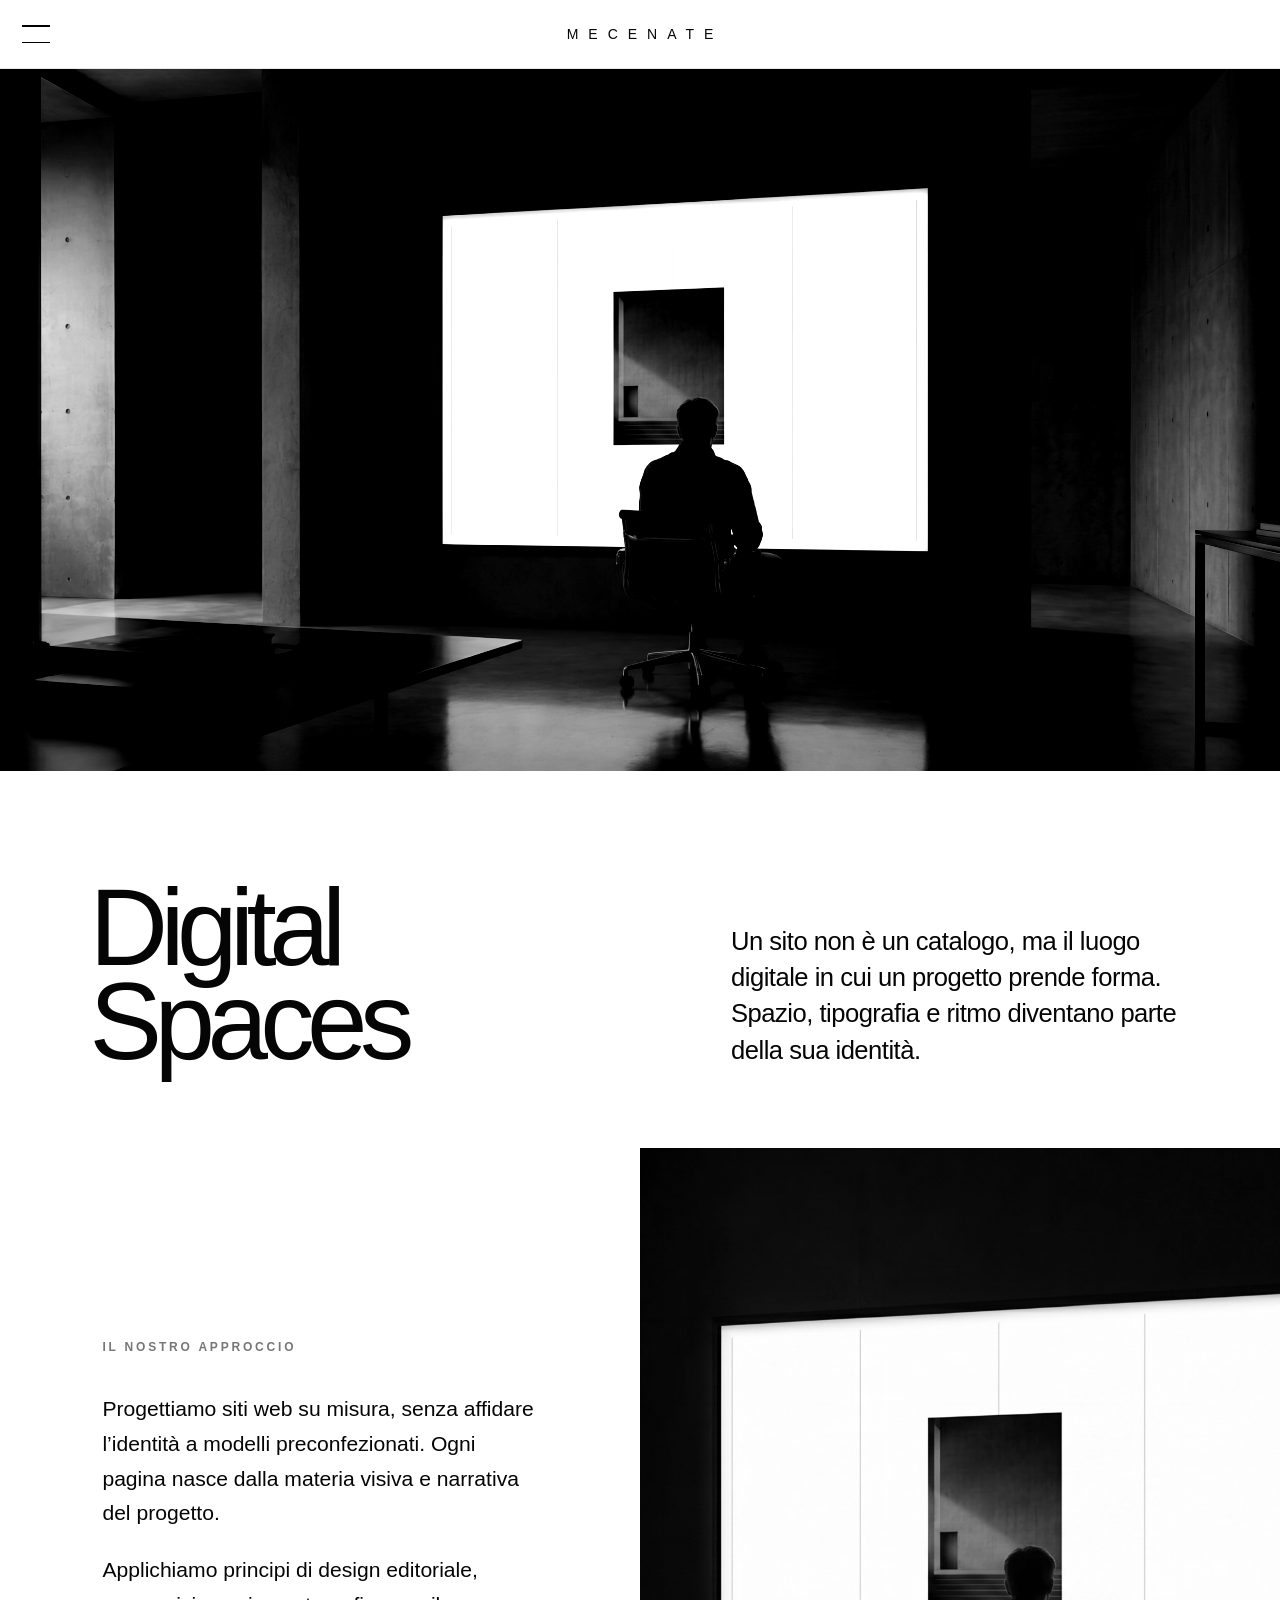
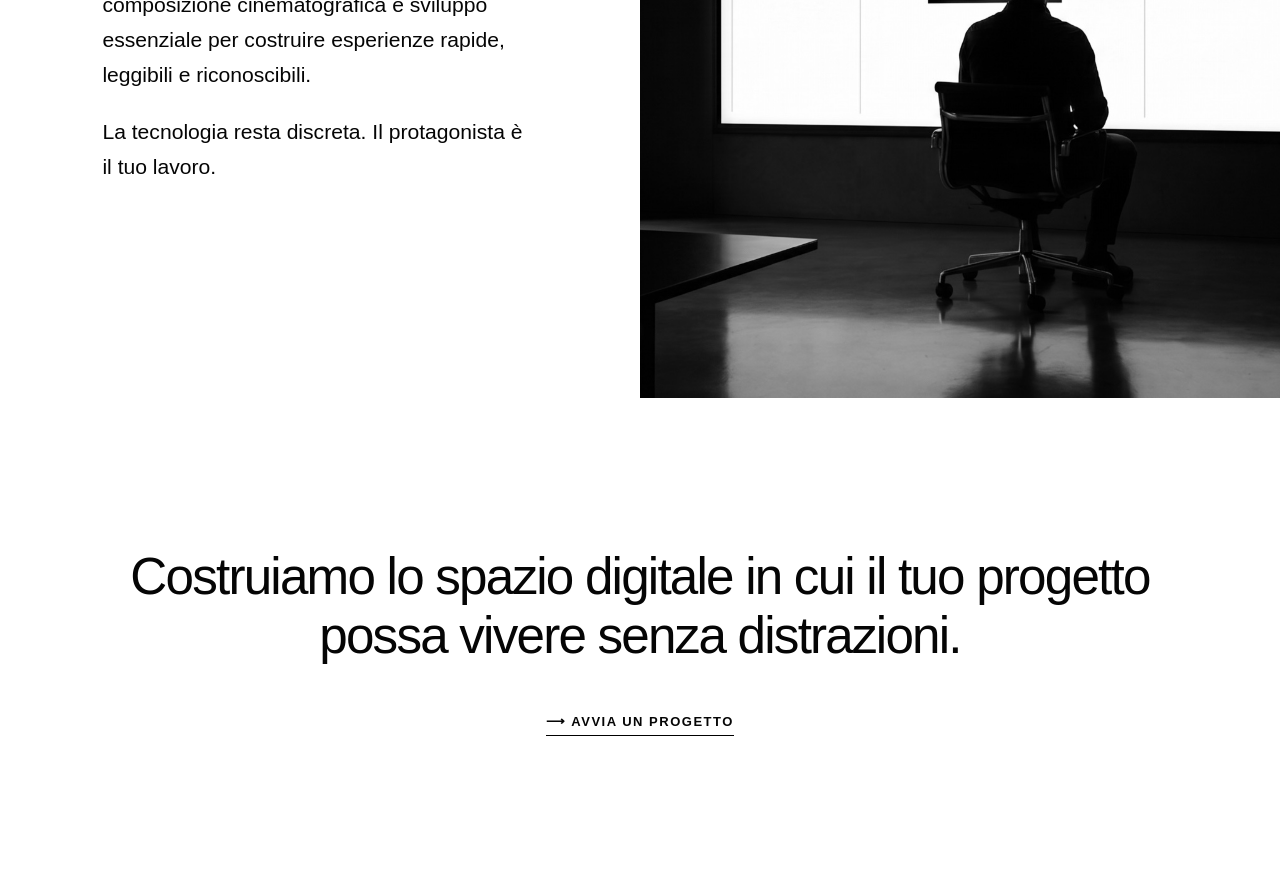
<file: digital.html>
<!doctype html>
<html lang="it">
<head>
  <meta charset="utf-8"><meta name="viewport" content="width=device-width, initial-scale=1">
  <title>Digital Spaces — Mecenate Studio</title>
  <meta name="description" content="Siti web d’autore e spazi digitali editoriali progettati per trasmettere identità.">
  <link rel="icon" href="favicon.ico" sizes="any">
  <link rel="icon" type="image/png" sizes="32x32" href="favicon-32x32.png">
  <link rel="apple-touch-icon" href="apple-touch-icon.png">
  <link rel="manifest" href="site.webmanifest">
  <meta name="theme-color" content="#050505">
  <link rel="stylesheet" href="style.css">
</head>
<body>
  <header class="site-header"><div class="header-inner"><button class="menu-toggle" aria-label="Apri il menu" aria-expanded="false"><span></span><span></span></button><a class="brand" href="index.html">Mecenate</a></div></header>
  <nav class="site-menu"><a href="index.html#studio" data-i18n="nav.studio">Studio</a><a href="film.html">Film</a><a href="digital.html">Digital</a><a href="direction.html" data-i18n="nav.direction">Direction</a><a href="index.html#contatti" data-i18n="nav.contacts">Contatti</a><div class="menu-language" aria-label="Seleziona lingua">
      <span class="menu-language-label">Lingua</span>
      <div class="menu-language-options">
        <button type="button" data-lang="it" class="is-active">Italiano</button>
        <button type="button" data-lang="en">English</button>
        <button type="button" data-lang="es">Español</button>
      </div>
    </div>
    <div class="menu-footer" data-i18n="menu.footer">Roma · Working internationally</div></nav>
  <main>
    <section class="internal-hero"><img src="foto2.jpg" alt="Spazio digitale minimale in bianco e nero"></section>
    <section class="internal-title">
      <h1>Digital Spaces</h1>
      <p>Un sito non è un catalogo, ma il luogo digitale in cui un progetto prende forma. Spazio, tipografia e ritmo diventano parte della sua identità.</p>
    </section>
    <section class="editorial-block">
      <div class="editorial-copy">
        <h2>Il nostro approccio</h2>
        <p>Progettiamo siti web su misura, senza affidare l’identità a modelli preconfezionati. Ogni pagina nasce dalla materia visiva e narrativa del progetto.</p>
        <p>Applichiamo principi di design editoriale, composizione cinematografica e sviluppo essenziale per costruire esperienze rapide, leggibili e riconoscibili.</p>
        <p>La tecnologia resta discreta. Il protagonista è il tuo lavoro.</p>
      </div>
      <div class="editorial-image"><img src="foto2.jpg" alt="Interfaccia digitale immersiva"></div>
    </section>
    <section class="cta"><p>Costruiamo lo spazio digitale in cui il tuo progetto possa vivere senza distrazioni.</p><a href="mailto:mecenatestudio@proton.me?subject=Digital%20Spaces">⟶ Avvia un progetto</a></section>
  </main>
  <script src="main.js"></script>
</body>
</html>
</file>
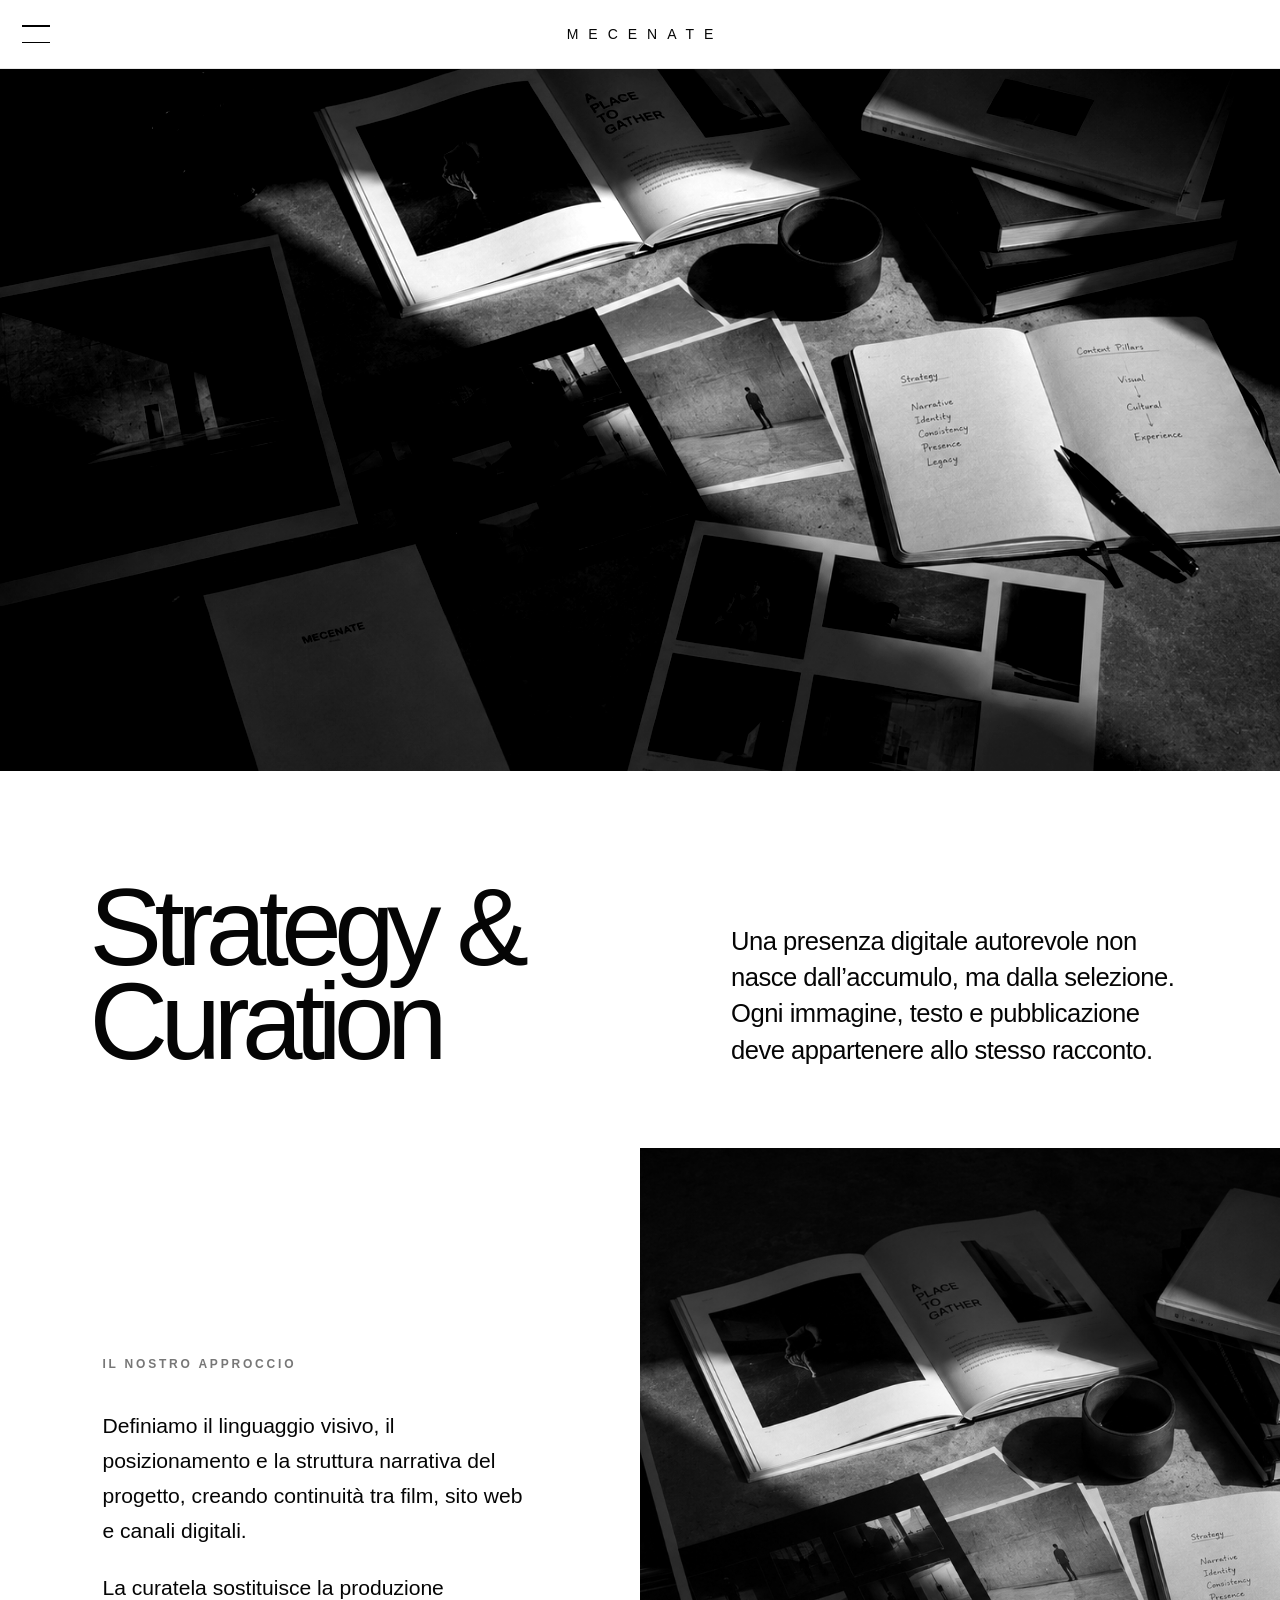
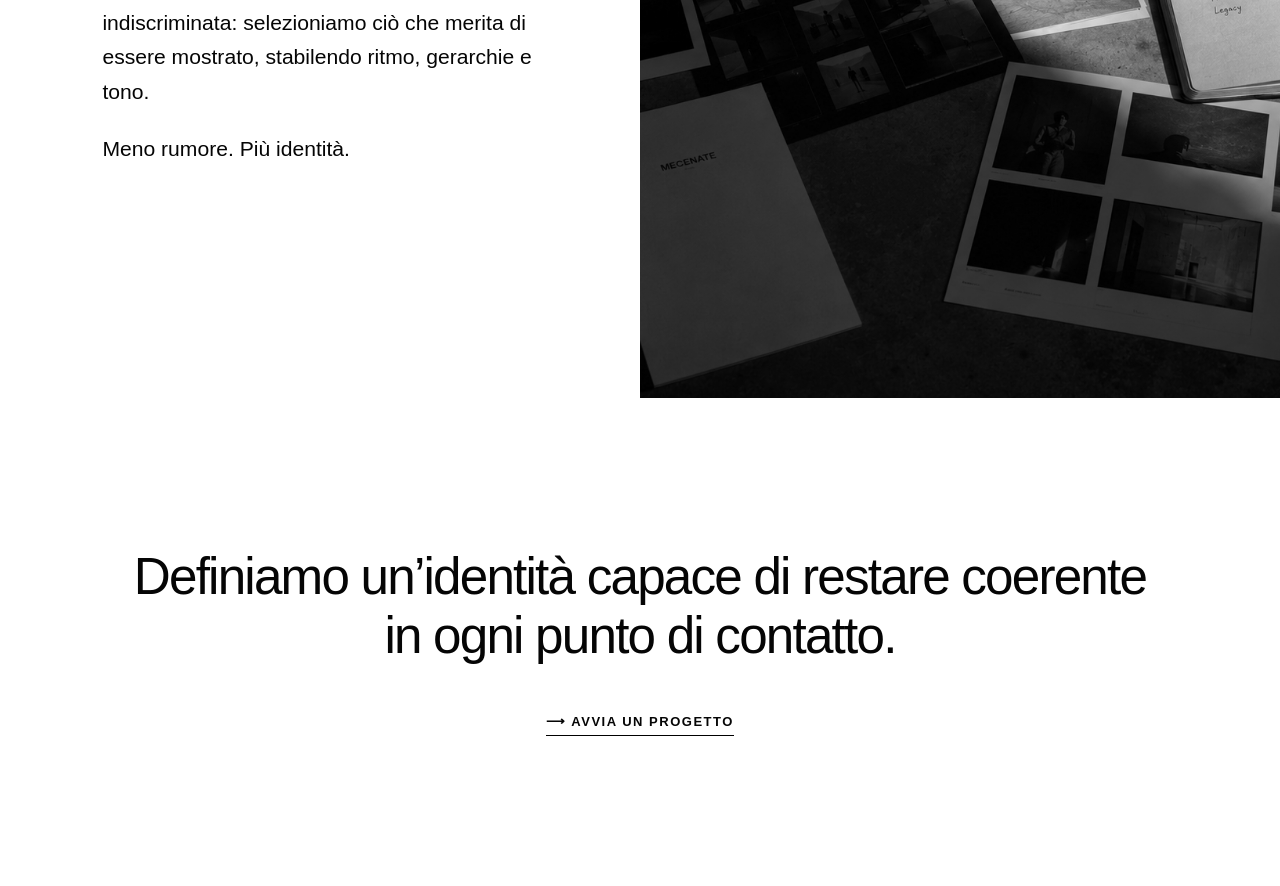
<file: direction.html>
<!doctype html>
<html lang="it">
<head>
  <meta charset="utf-8"><meta name="viewport" content="width=device-width, initial-scale=1">
  <title>Strategy & Curation — Mecenate Studio</title>
  <meta name="description" content="Direzione creativa, curatela visiva e strategia narrativa per un’identità digitale coerente.">
  <link rel="icon" href="favicon.ico" sizes="any">
  <link rel="icon" type="image/png" sizes="32x32" href="favicon-32x32.png">
  <link rel="apple-touch-icon" href="apple-touch-icon.png">
  <link rel="manifest" href="site.webmanifest">
  <meta name="theme-color" content="#050505">
  <link rel="stylesheet" href="style.css">
</head>
<body>
  <header class="site-header"><div class="header-inner"><button class="menu-toggle" aria-label="Apri il menu" aria-expanded="false"><span></span><span></span></button><a class="brand" href="index.html">Mecenate</a></div></header>
  <nav class="site-menu"><a href="index.html#studio" data-i18n="nav.studio">Studio</a><a href="film.html">Film</a><a href="digital.html">Digital</a><a href="direction.html" data-i18n="nav.direction">Direction</a><a href="index.html#contatti" data-i18n="nav.contacts">Contatti</a><div class="menu-language" aria-label="Seleziona lingua">
      <span class="menu-language-label">Lingua</span>
      <div class="menu-language-options">
        <button type="button" data-lang="it" class="is-active">Italiano</button>
        <button type="button" data-lang="en">English</button>
        <button type="button" data-lang="es">Español</button>
      </div>
    </div>
    <div class="menu-footer" data-i18n="menu.footer">Roma · Working internationally</div></nav>
  <main>
    <section class="internal-hero"><img src="foto3.jpg" alt="Materiali di ricerca e direzione creativa"></section>
    <section class="internal-title">
      <h1>Strategy & Curation</h1>
      <p>Una presenza digitale autorevole non nasce dall’accumulo, ma dalla selezione. Ogni immagine, testo e pubblicazione deve appartenere allo stesso racconto.</p>
    </section>
    <section class="editorial-block">
      <div class="editorial-copy">
        <h2>Il nostro approccio</h2>
        <p>Definiamo il linguaggio visivo, il posizionamento e la struttura narrativa del progetto, creando continuità tra film, sito web e canali digitali.</p>
        <p>La curatela sostituisce la produzione indiscriminata: selezioniamo ciò che merita di essere mostrato, stabilendo ritmo, gerarchie e tono.</p>
        <p>Meno rumore. Più identità.</p>
      </div>
      <div class="editorial-image"><img src="foto3.jpg" alt="Tavolo di curatela visiva e strategia"></div>
    </section>
    <section class="cta"><p>Definiamo un’identità capace di restare coerente in ogni punto di contatto.</p><a href="mailto:mecenatestudio@proton.me?subject=Strategy%20%26%20Curation">⟶ Avvia un progetto</a></section>
  </main>
  <script src="main.js"></script>
</body>
</html>
</file>
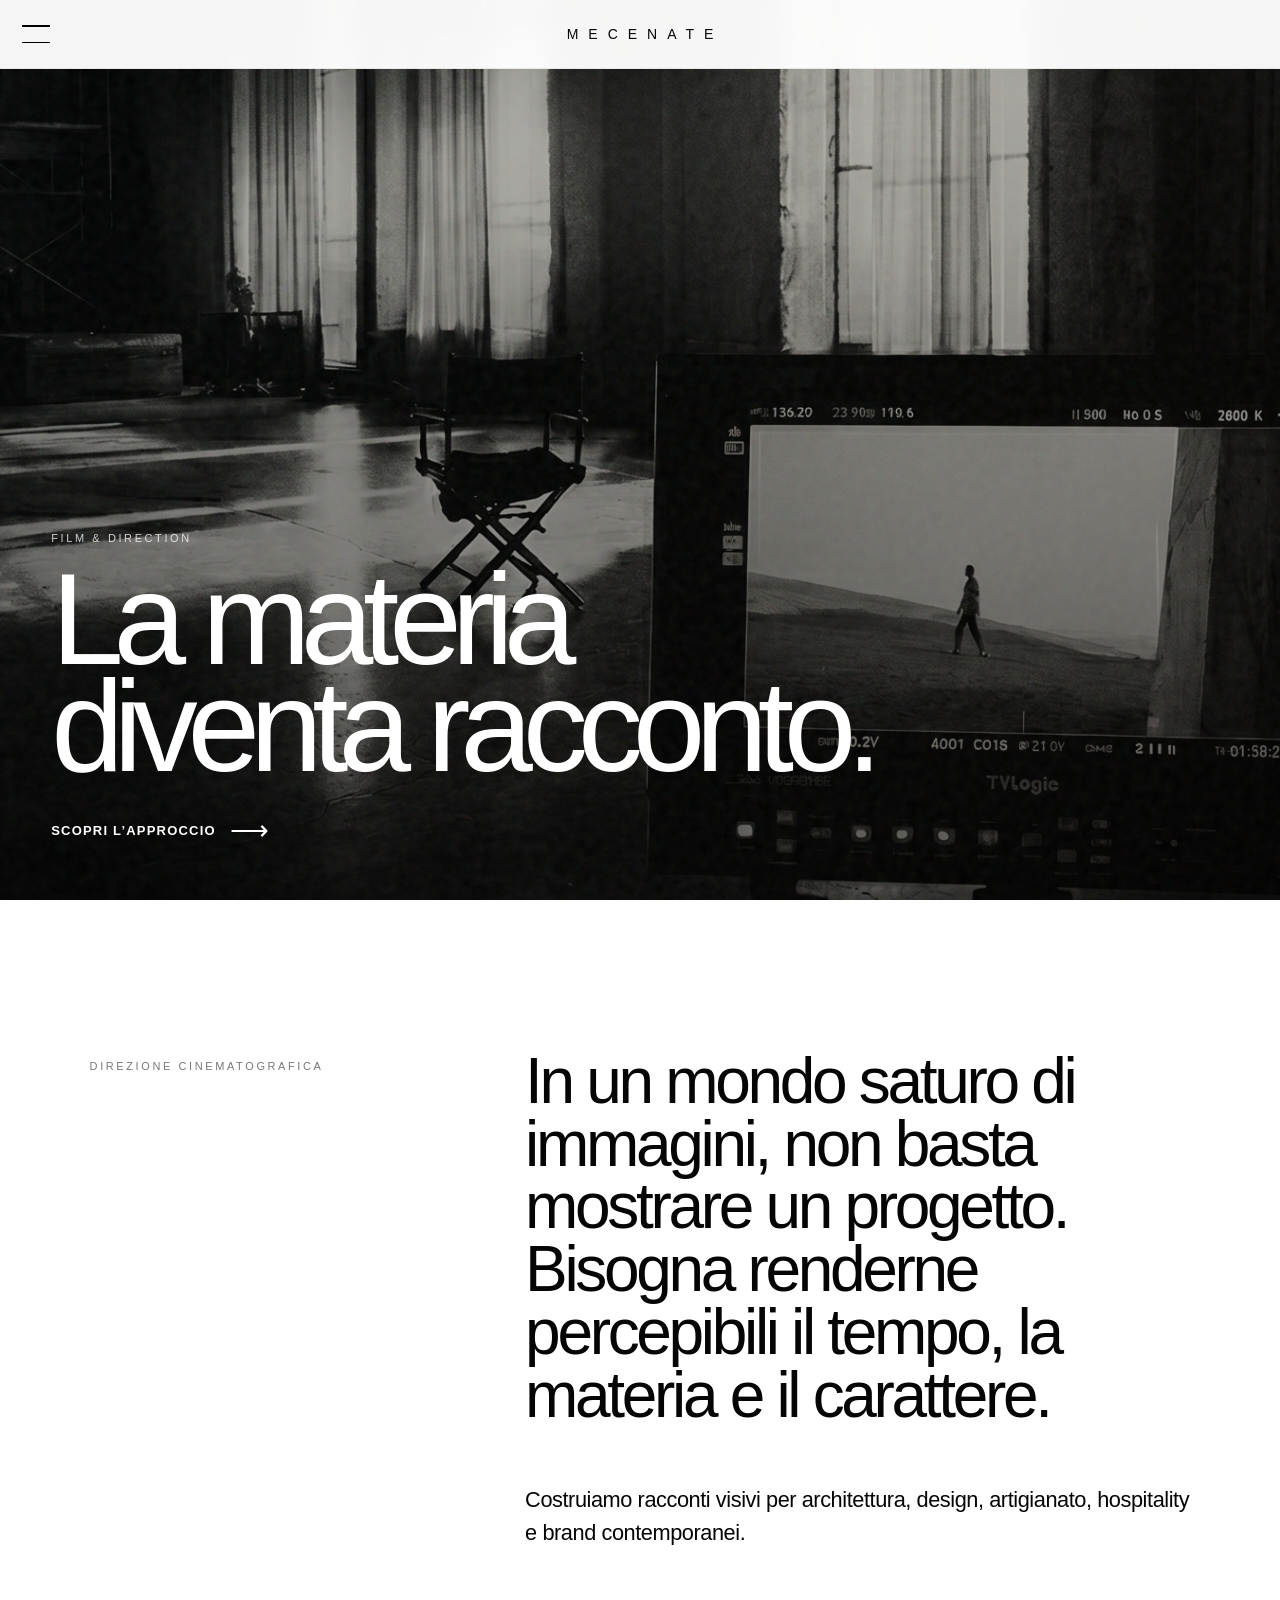
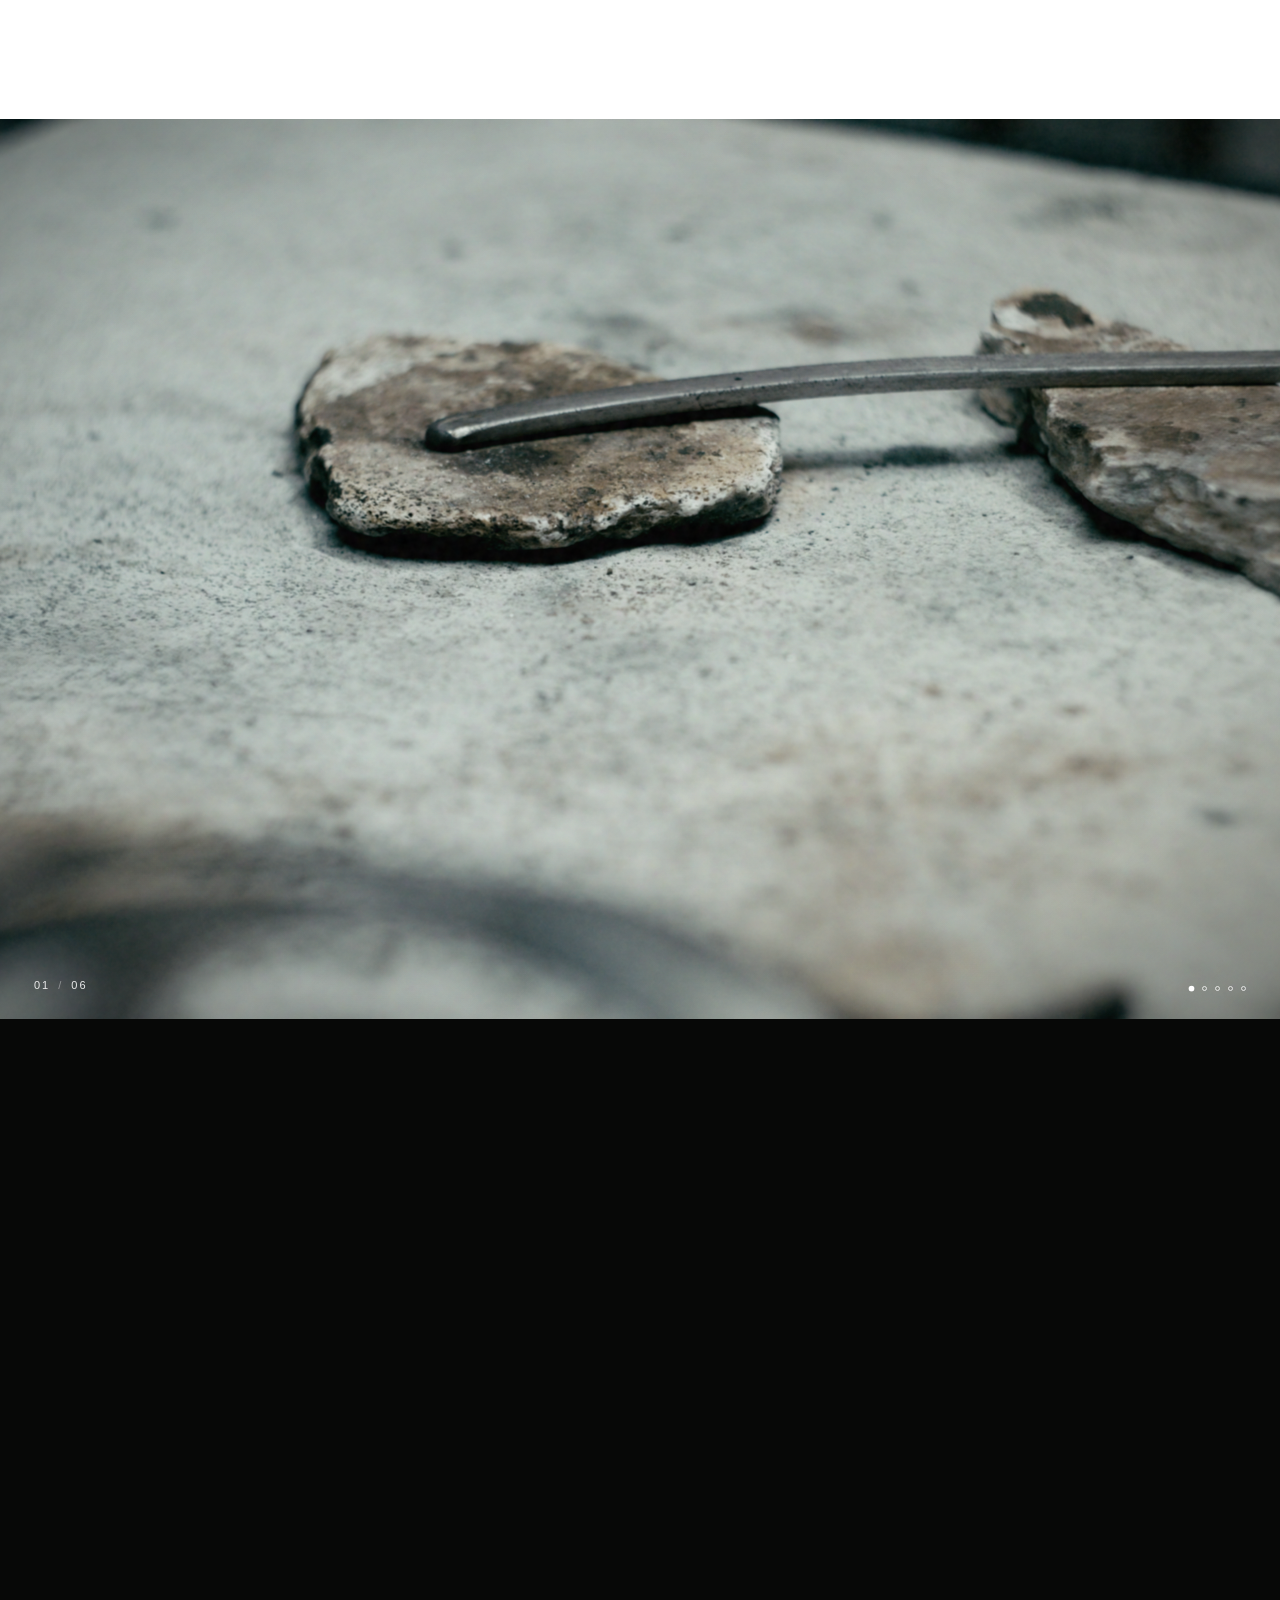
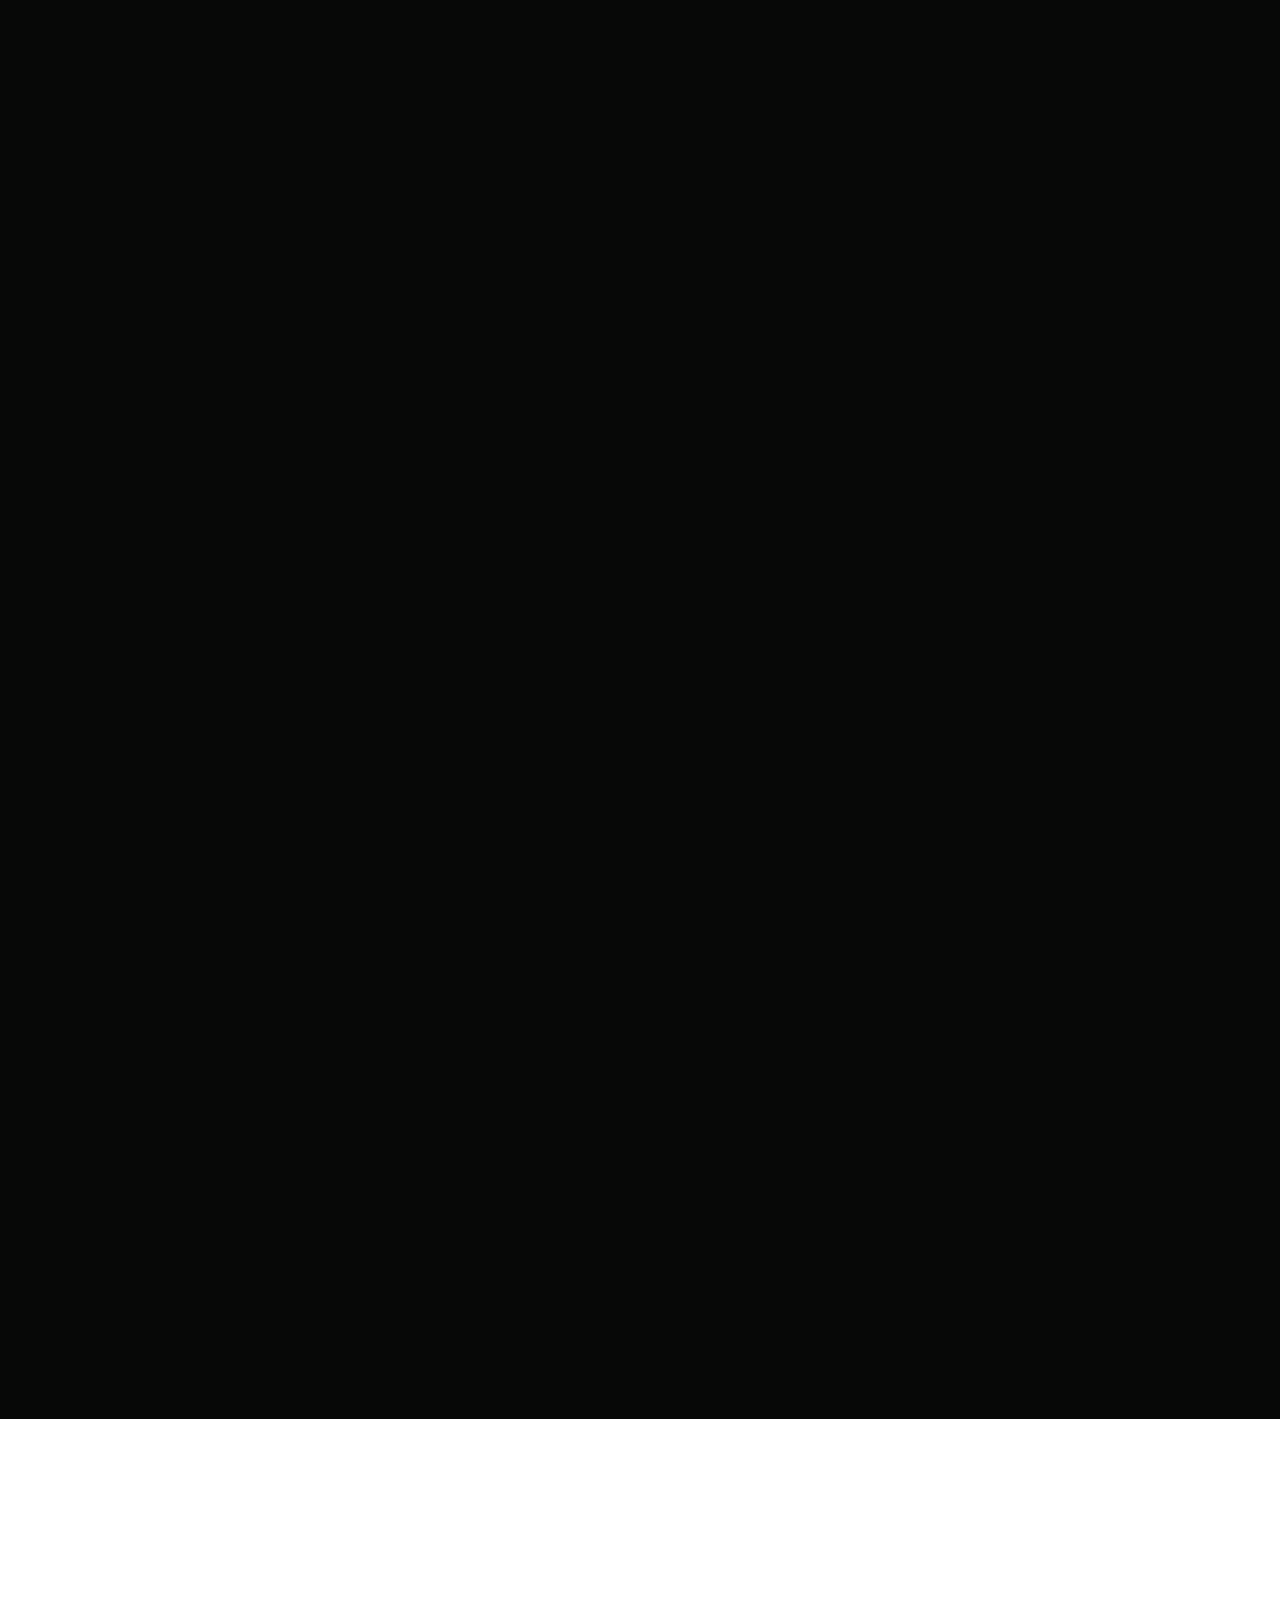
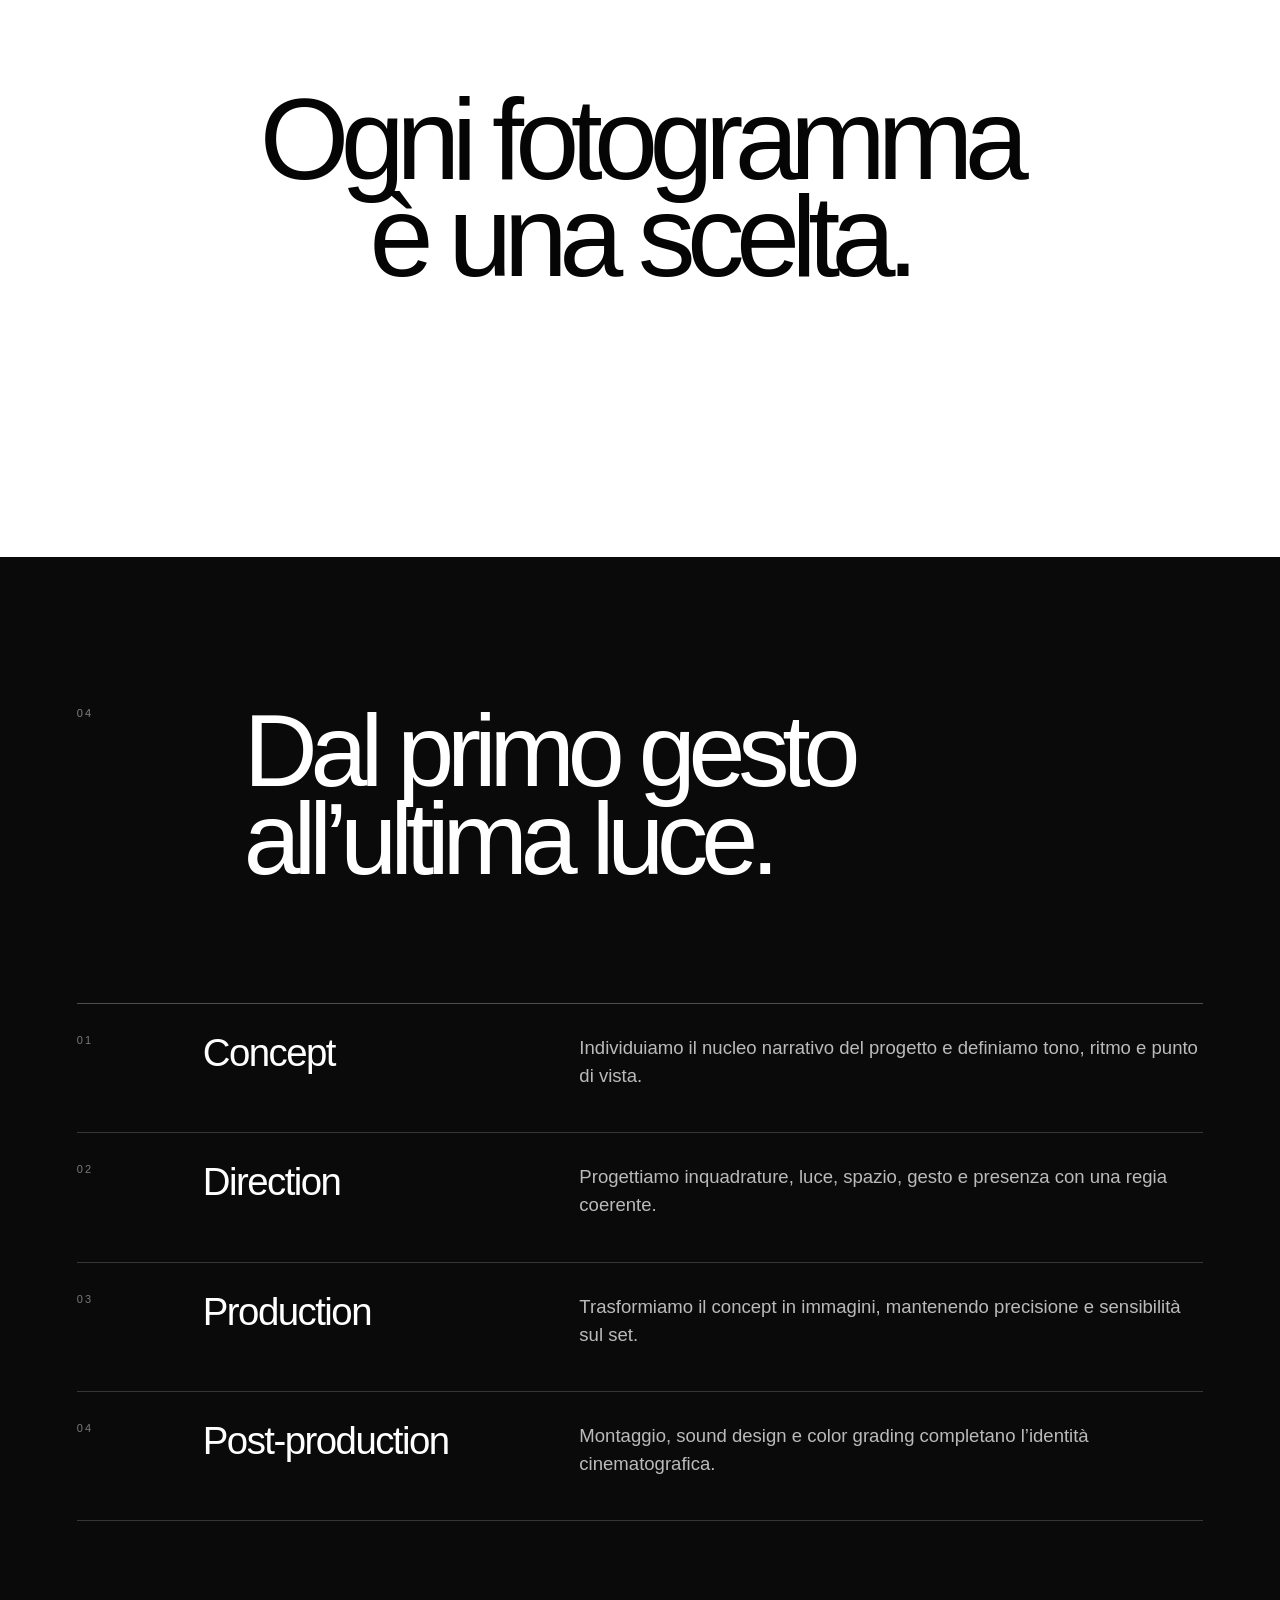
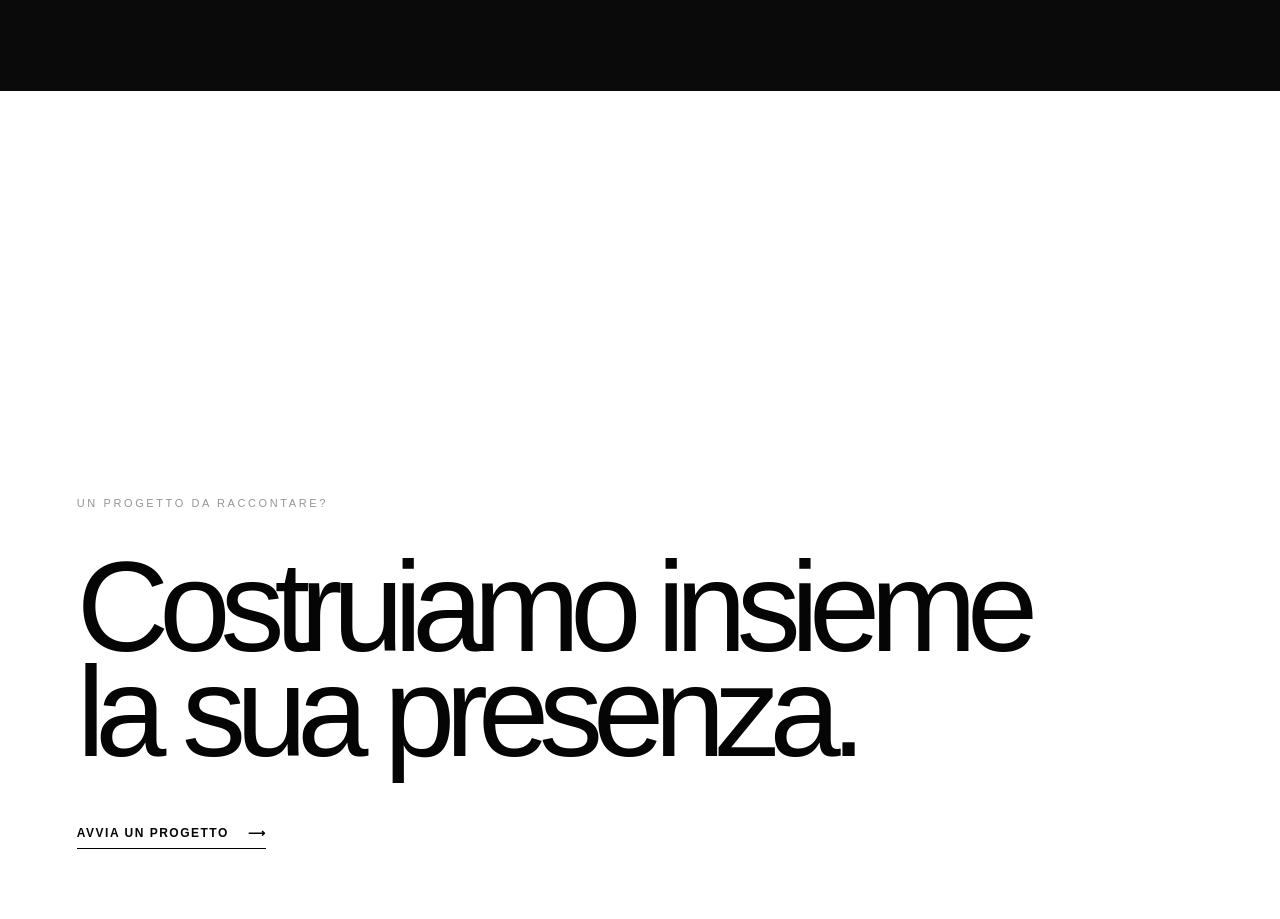
<file: film.html>
<!doctype html>
<html lang="it">
<head>
  <meta charset="utf-8">
  <meta name="viewport" content="width=device-width, initial-scale=1">
  <title>Film & Direction — Mecenate Studio</title>
  <meta name="description" content="Direzione cinematografica e racconti visivi per architettura, design, artigianato, hospitality e brand contemporanei.">
  <link rel="icon" href="favicon.ico" sizes="any">
  <link rel="icon" type="image/png" sizes="32x32" href="favicon-32x32.png">
  <link rel="apple-touch-icon" href="apple-touch-icon.png">
  <link rel="manifest" href="site.webmanifest">
  <meta name="theme-color" content="#050505">
  <link rel="stylesheet" href="style.css">
</head>

<body class="film-page">
  <header class="site-header">
    <div class="header-inner">
      <button class="menu-toggle" aria-label="Apri il menu" aria-expanded="false">
        <span></span>
        <span></span>
      </button>
      <a class="brand" href="index.html">Mecenate</a>
    </div>
  </header>

  <nav class="site-menu" aria-label="Navigazione principale">
    <a href="index.html#studio" data-i18n="nav.studio">Studio</a>
    <a href="film.html" aria-current="page">Film</a>
    <a href="digital.html">Digital</a>
    <a href="direction.html" data-i18n="nav.direction">Direction</a>
    <a href="index.html#contatti" data-i18n="nav.contacts">Contatti</a>
    <div class="menu-language" aria-label="Seleziona lingua">
      <span class="menu-language-label">Lingua</span>
      <div class="menu-language-options">
        <button type="button" data-lang="it" class="is-active">Italiano</button>
        <button type="button" data-lang="en">English</button>
        <button type="button" data-lang="es">Español</button>
      </div>
    </div>
    <div class="menu-footer" data-i18n="menu.footer">Roma · Working internationally</div>
  </nav>

  <main>
    <!-- 01 — HERO -->
    <section class="film-hero cinematic-image">
      <img src="foto1.jpg" alt="Produzione cinematografica Mecenate Studio">
      <span class="cinematic-vignette" aria-hidden="true"></span>

      <div class="film-hero-copy">
        <span class="eyebrow">Film & Direction</span>
        <h1>La materia<br>diventa racconto.</h1>
        <a class="hero-link" href="#introduzione">
          <span>Scopri l’approccio</span>
          <span class="arrow">⟶</span>
        </a>
      </div>
    </section>

    <!-- 02 — INTRODUZIONE -->
    <section class="film-intro" id="introduzione">
      <div class="film-intro-label">Direzione cinematografica</div>
      <div class="film-intro-copy">
        <p>
          In un mondo saturo di immagini, non basta mostrare un progetto.
          Bisogna renderne percepibili il tempo, la materia e il carattere.
        </p>
        <p class="film-intro-secondary">
          Costruiamo racconti visivi per architettura, design, artigianato,
          hospitality e brand contemporanei.
        </p>
      </div>
    </section>

    <!-- 03 — FALSE SCROLL / 5 FRAME -->
    <section class="frame-story" aria-label="Sequenza cinematografica di cinque fotogrammi">
      <div class="frame-story-sticky">
        <div class="frame-stage cinematic-image">
          <img
            id="frame-image"
            src="frame-01.jpg"
            data-fallback="foto1.jpg"
            alt="Sequenza cinematografica Mecenate Studio, fotogramma 1"
          >
          <span class="cinematic-vignette" aria-hidden="true"></span>

          <div class="frame-interface" aria-hidden="true">
            <div class="frame-counter">
              <span id="frame-current">01</span>
              <span class="frame-divider">/</span>
              <span>06</span>
            </div>

            <div class="frame-dots">
              <span class="is-active"></span>
              <span></span>
              <span></span>
              <span></span>
              <span></span>
            </div>
          </div>

          <div class="frame-loading" id="frame-loading">Caricamento fotogrammi</div>
        </div>
      </div>
    </section>

    <!-- 04 — MANIFESTO -->
    <section class="film-statement">
      <p>Ogni fotogramma<br>è una scelta.</p>
    </section>

    <!-- 05 — METODO -->
    <section class="film-method">
      <div class="method-heading">
        <span class="method-index">04</span>
        <h2>Dal primo gesto<br>all’ultima luce.</h2>
      </div>

      <div class="method-list">
        <article>
          <span>01</span>
          <h3>Concept</h3>
          <p>Individuiamo il nucleo narrativo del progetto e definiamo tono, ritmo e punto di vista.</p>
        </article>

        <article>
          <span>02</span>
          <h3>Direction</h3>
          <p>Progettiamo inquadrature, luce, spazio, gesto e presenza con una regia coerente.</p>
        </article>

        <article>
          <span>03</span>
          <h3>Production</h3>
          <p>Trasformiamo il concept in immagini, mantenendo precisione e sensibilità sul set.</p>
        </article>

        <article>
          <span>04</span>
          <h3>Post-production</h3>
          <p>Montaggio, sound design e color grading completano l’identità cinematografica.</p>
        </article>
      </div>
    </section>

    <!-- 06 — CTA -->
    <section class="film-cta">
      <span class="eyebrow">Un progetto da raccontare?</span>
      <p>Costruiamo insieme<br>la sua presenza.</p>
      <a href="mailto:mecenatestudio@proton.me?subject=Film%20%26%20Direction">
        Avvia un progetto <span>⟶</span>
      </a>
    </section>
  </main>

  <script src="main.js"></script>
</body>
</html>
</file>
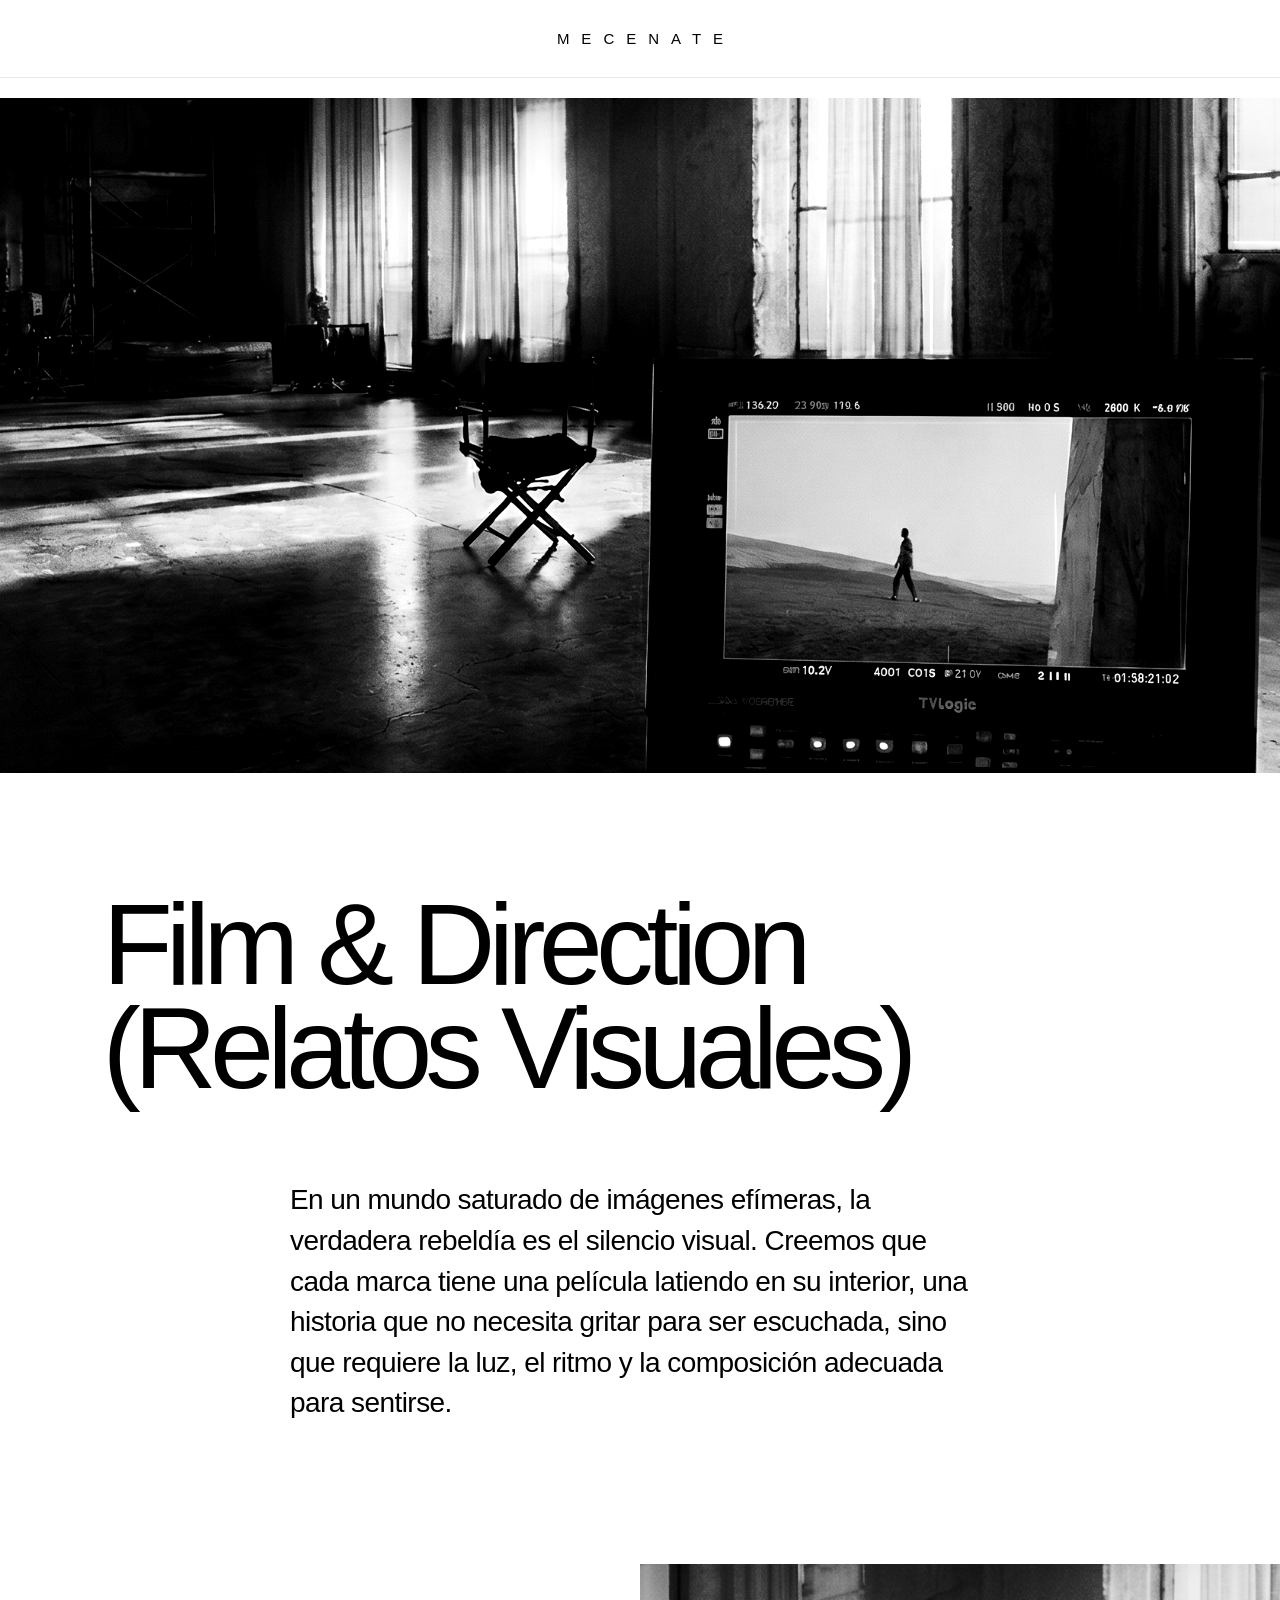
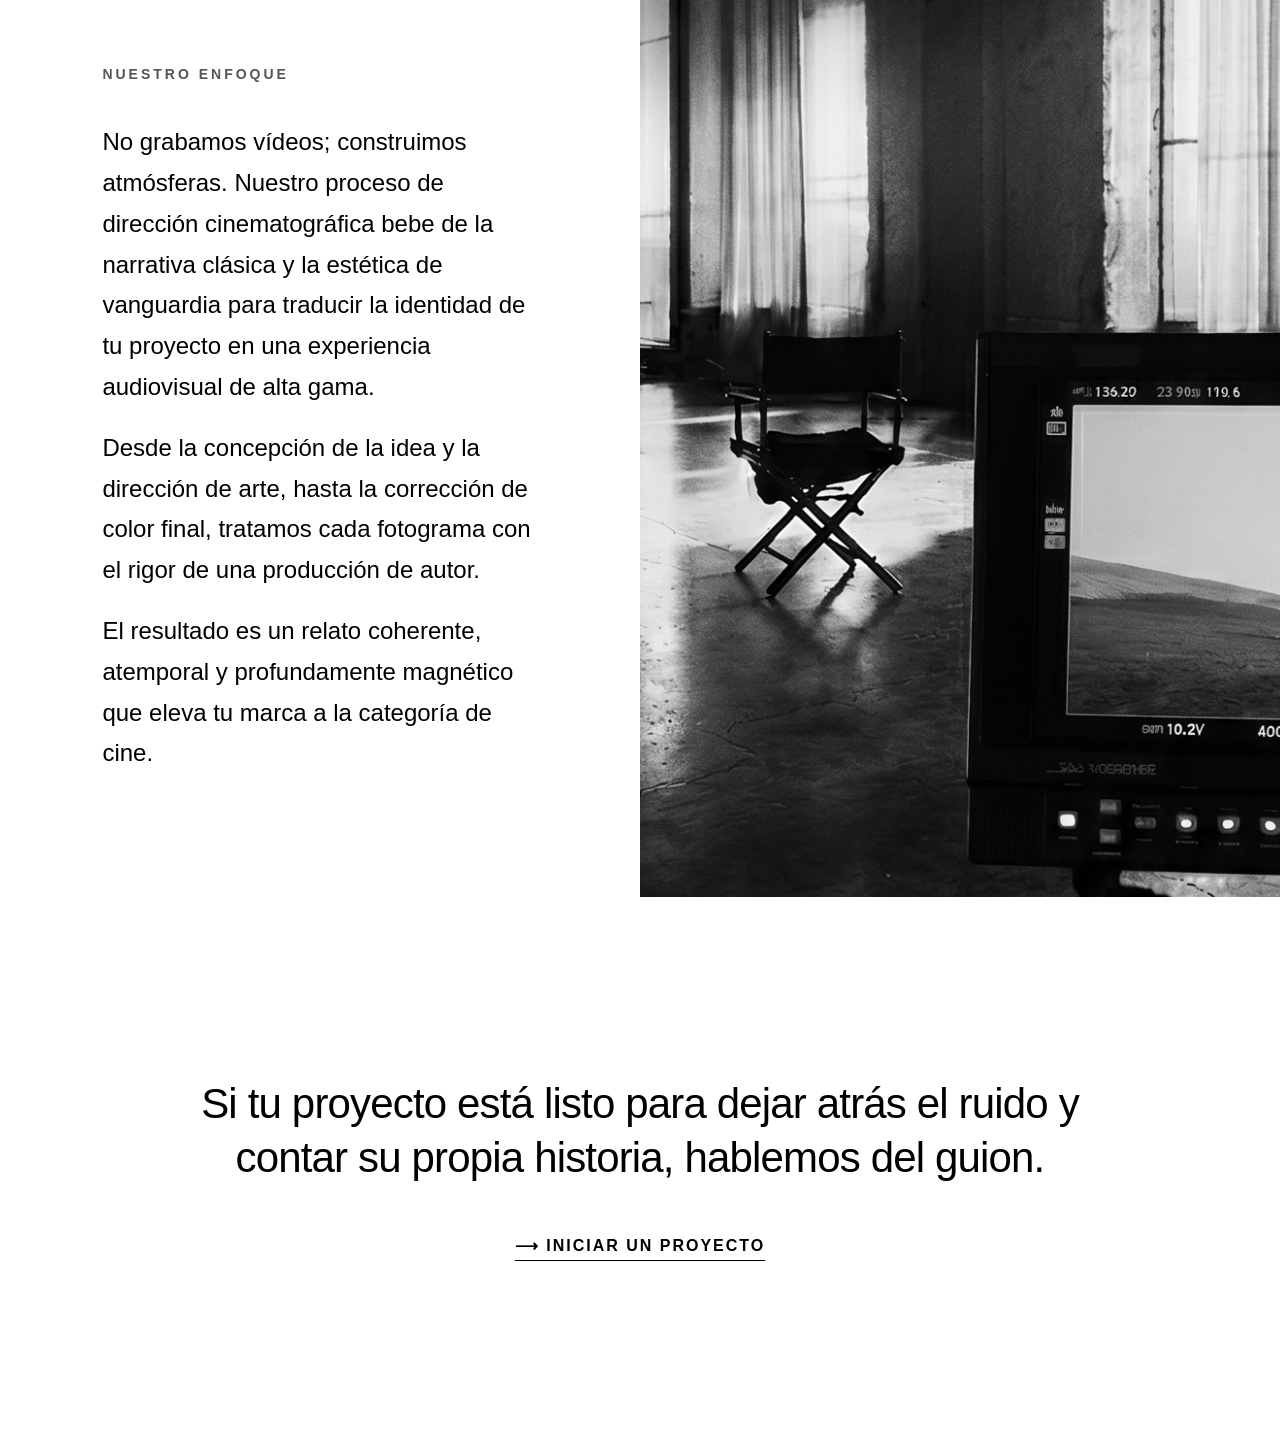
<file: relatos.html>
cat << 'EOF' > relatos.html
<!DOCTYPE html>
<html lang="es">

<head>
    <meta charset="UTF-8">
    <meta name="viewport" content="width=device-width, initial-scale=1.0">
    <title>Film & Direction - MECENATE STUDIO</title>

    <style>
        :root {
            --bg: #ffffff;
            --text: #000000;
            --grey: #f4f4f4;
            --font: 'Helvetica Neue', Helvetica, Arial, sans-serif;
        }

        * {
            margin: 0;
            padding: 0;
            box-sizing: border-box;
        }

        body {
            background: var(--bg);
            color: var(--text);
            font-family: var(--font);
            -webkit-font-smoothing: antialiased;
            overflow-x: hidden;
        }

        /* HEADER CENTRADO PERFECTO Y ANIMADO */
        header {
            position: fixed;
            top: 0; left: 0; width: 100%;
            display: flex;
            justify-content: center;
            align-items: center;
            padding: 30px 20px;
            font-size: 15px;
            font-weight: 500;
            text-transform: uppercase;
            letter-spacing: 12px;
            z-index: 100;
            background-color: #ffffff;
            color: #000000;
            border-bottom: 1px solid #eaeaea;
            transition: transform 0.4s ease-in-out;
        }

        header a {
            text-decoration: none;
            color: inherit;
            display: flex;
            justify-content: center;
            align-items: center;
        }

        /* TRUCO VISUAL: Compensa el espacio de la última letra para centrado perfecto */
        header div { margin-right: -12px; }
        .header-hidden { transform: translateY(-100%); }

        /* HERO IMAGE */
        .hero {
            width: 100%;
            height: 75vh;
            overflow: hidden;
            margin-top: 80px;
            background: black;
        }

        .hero img {
            width: 100%;
            height: 100%;
            object-fit: cover;
            filter: grayscale(100%) contrast(120%);
        }

        /* TITULO GIGANTE */
        .title-section {
            padding: 120px 8vw 60px;
        }

        .title-section h1 {
            font-size: clamp(60px, 9vw, 150px);
            line-height: 0.9;
            letter-spacing: -0.06em;
            font-weight: 500;
            max-width: 1200px;
        }

        /* TEXTO MANIFIESTO */
        .intro {
            display: flex;
            justify-content: center;
            padding: 20px 0 140px;
        }

        .intro p {
            width: min(700px, 90%);
            font-size: 28px;
            line-height: 1.45;
            letter-spacing: -0.02em;
        }

        /* SECCIÓN EDITORIAL */
        .editorial {
            display: grid;
            grid-template-columns: 1fr 1fr;
            min-height: 900px;
        }

        .editorial-text {
            padding: 8vw;
            display: flex;
            flex-direction: column;
            justify-content: center;
        }

        .editorial-text h2 {
            font-size: 14px;
            text-transform: uppercase;
            letter-spacing: 3px;
            margin-bottom: 40px;
            color: #555;
        }

        .editorial-text p {
            font-size: 24px;
            line-height: 1.7;
            max-width: 700px;
            margin-bottom: 20px;
        }

        .editorial-image {
            overflow: hidden;
            background: #f4f4f4;
        }

        .editorial-image img {
            width: 100%;
            height: 100%;
            object-fit: cover;
            filter: grayscale(100%);
        }

        /* CTA FINAL */
        .cta {
            padding: 180px 20px;
            text-align: center;
            display: flex;
            flex-direction: column;
            align-items: center;
        }

        .cta p {
            font-size: 42px;
            line-height: 1.3;
            max-width: 900px;
            margin: 0 auto 50px;
            letter-spacing: -0.02em;
        }

        .cta a {
            display: inline-block;
            text-decoration: none;
            color: black;
            font-size: 16px;
            font-weight: 600;
            text-transform: uppercase;
            letter-spacing: 2px;
            border-bottom: 1px solid black;
            padding-bottom: 5px;
            transition: opacity 0.3s ease;
        }

        .cta a:hover {
            opacity: 0.5;
        }

        /* MOBILE */
        @media(max-width: 900px) {
            header { padding: 20px; font-size: 12px; letter-spacing: 8px; }
            header div { margin-right: -8px; }
            
            .hero { margin-top: 60px; height: 60vh; }
            
            .title-section { padding: 80px 20px 40px; }
            
            .editorial { grid-template-columns: 1fr; min-height: auto; }
            .editorial-text { padding: 60px 20px; }
            .editorial-text p { font-size: 20px; }
            .editorial-image { height: 500px; }
            
            .intro { padding: 0 20px 80px; }
            .intro p { font-size: 22px; }
            .cta { padding: 100px 20px; }
            .cta p { font-size: 30px; }
        }
    </style>
</head>

<body>

    <header id="main-header">
        <a href="index.html"><div>MECENATE</div></a>
    </header>

    <section class="hero">
        <img src="foto1.jpg" alt="Relatos visuales hero">
    </section>

    <section class="title-section">
        <h1>Film & Direction<br>(Relatos Visuales)</h1>
    </section>

    <section class="intro">
        <p>En un mundo saturado de imágenes efímeras, la verdadera rebeldía es el silencio visual. Creemos que cada marca tiene una película latiendo en su interior, una historia que no necesita gritar para ser escuchada, sino que requiere la luz, el ritmo y la composición adecuada para sentirse.</p>
    </section>

    <section class="editorial">
        <div class="editorial-text">
            <h2>Nuestro enfoque</h2>
            <p>No grabamos vídeos; construimos atmósferas. Nuestro proceso de dirección cinematográfica bebe de la narrativa clásica y la estética de vanguardia para traducir la identidad de tu proyecto en una experiencia audiovisual de alta gama.</p>
            <p>Desde la concepción de la idea y la dirección de arte, hasta la corrección de color final, tratamos cada fotograma con el rigor de una producción de autor.</p>
            <p>El resultado es un relato coherente, atemporal y profundamente magnético que eleva tu marca a la categoría de cine.</p>
        </div>
        <div class="editorial-image">
            <img src="foto1.jpg" alt="Enfoque cinematográfico">
        </div>
    </section>

    <section class="cta">
        <p>Si tu proyecto está listo para dejar atrás el ruido y contar su propia historia, hablemos del guion.</p>
        <a href="mailto:mecenatestudio@proton.me">⟶ Iniciar un Proyecto</a>
    </section>

    <script>
        let lastScrollTop = 0;
        let scrollTimeout;
        const header = document.getElementById('main-header');

        window.addEventListener('scroll', () => {
            let scrollTop = window.pageYOffset || document.documentElement.scrollTop;
            
            window.clearTimeout(scrollTimeout);

            if (scrollTop > lastScrollTop) {
                header.classList.add('header-hidden');
            } else {
                header.classList.remove('header-hidden');
            }
            
            lastScrollTop = scrollTop <= 0 ? 0 : scrollTop;

            // Ocultar si deja de hacer scroll después de 1.5s
            scrollTimeout = setTimeout(() => {
                if (scrollTop > 50) {
                    header.classList.add('header-hidden');
                }
            }, 1500); 
        });
    </script>

</body>
</html>
</file>
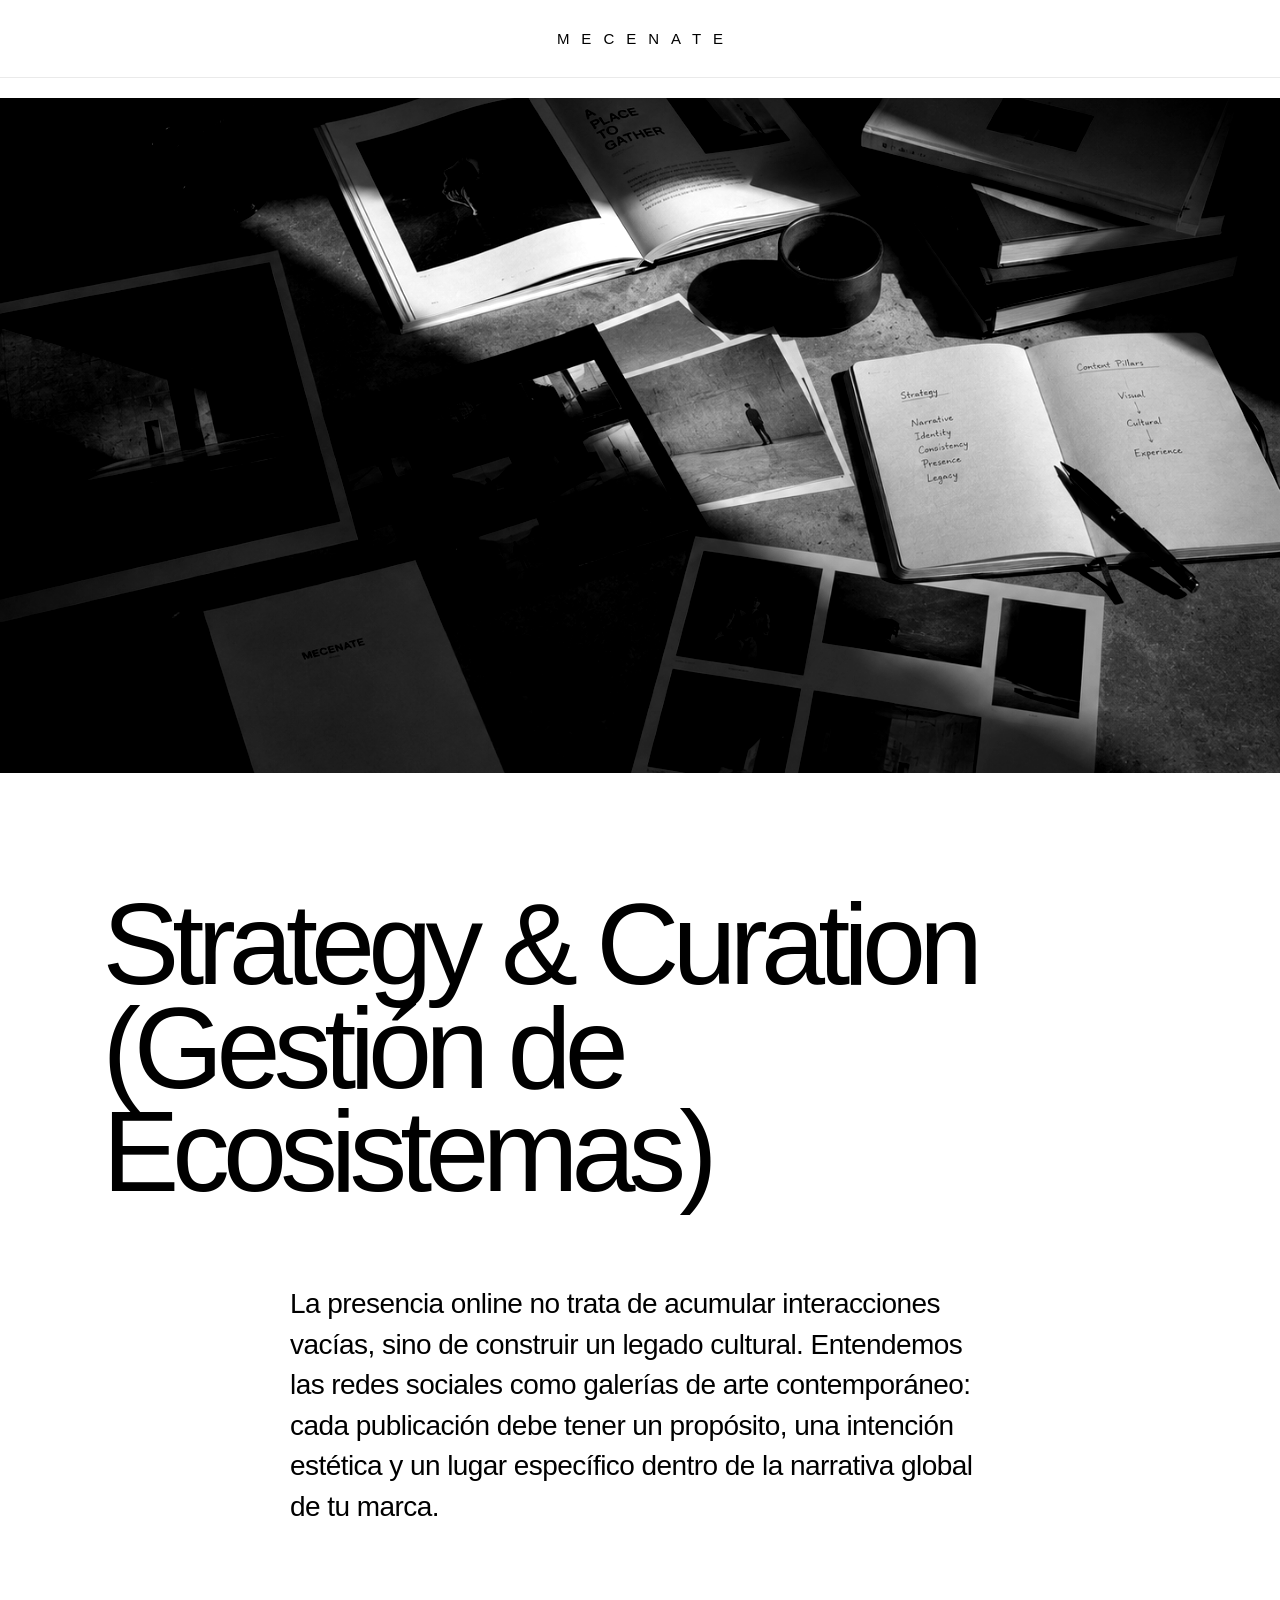
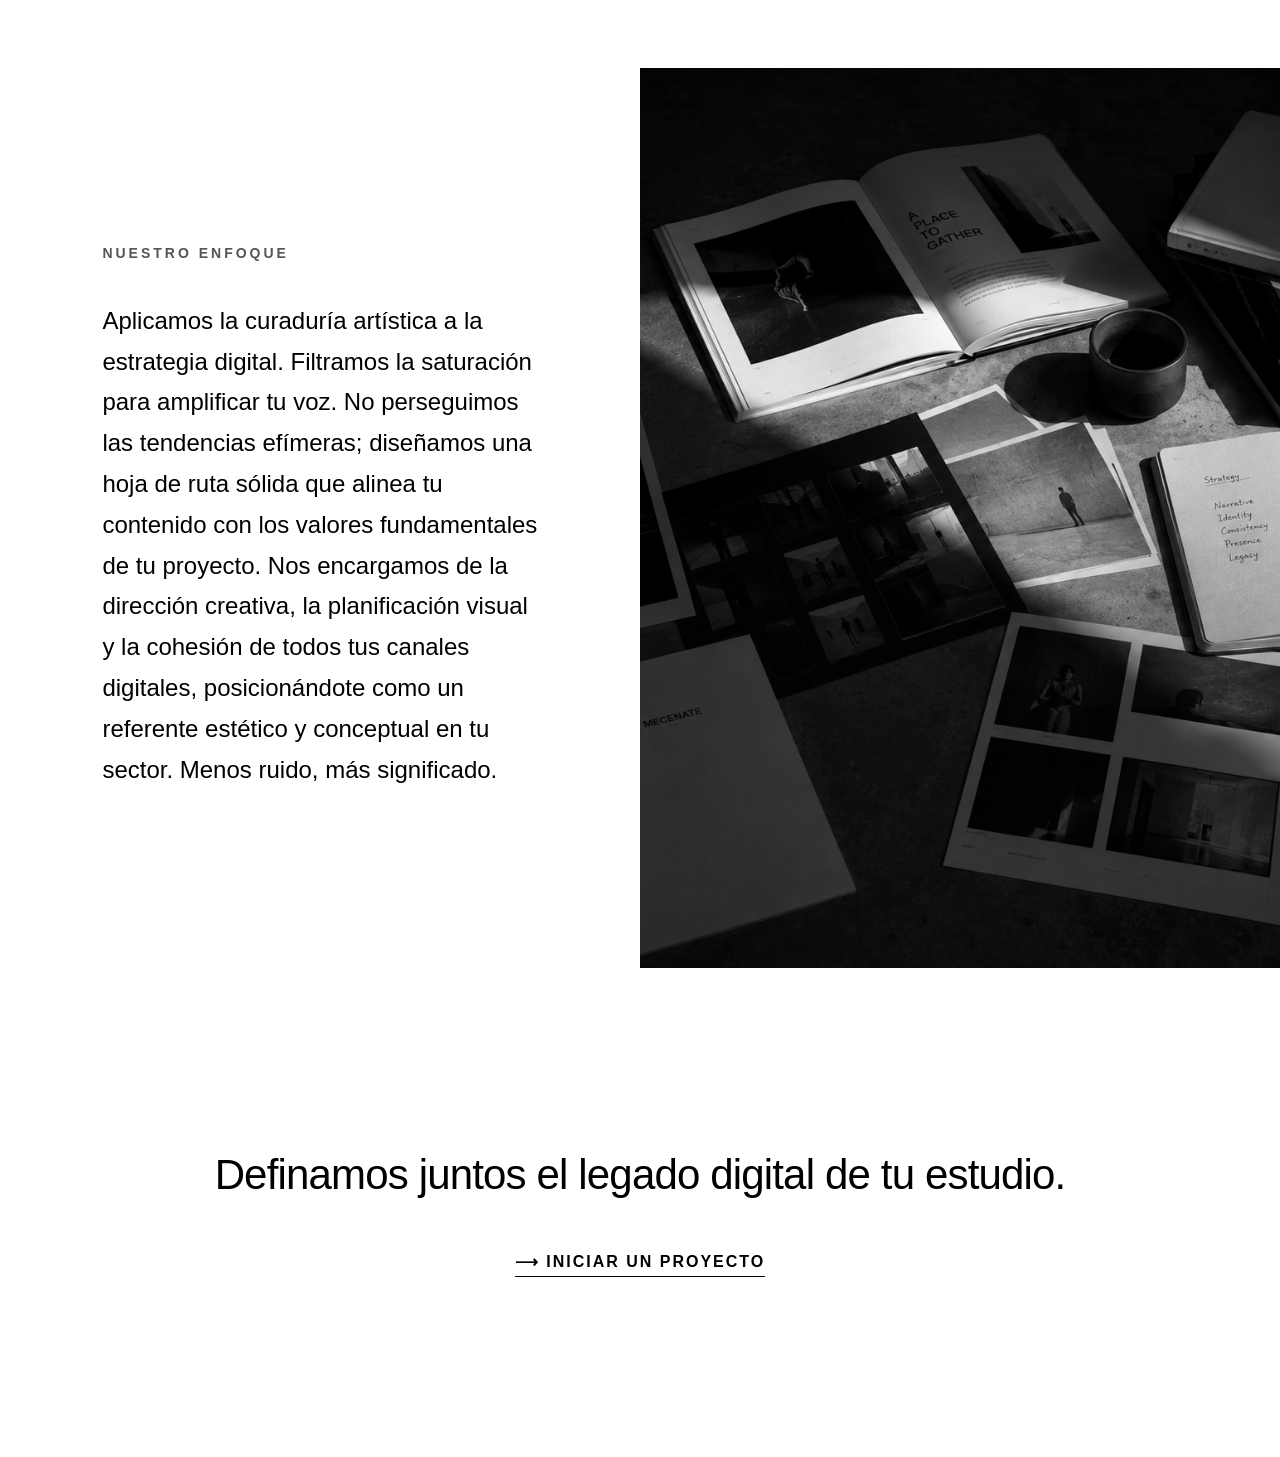
<file: strategy.html>
cat << 'EOF' > strategy.html
<!DOCTYPE html>
<html lang="es">

<head>
    <meta charset="UTF-8">
    <meta name="viewport" content="width=device-width, initial-scale=1.0">
    <title>Strategy & Curation - MECENATE STUDIO</title>

    <style>
        :root {
            --bg: #ffffff;
            --text: #000000;
            --grey: #f4f4f4;
            --font: 'Helvetica Neue', Helvetica, Arial, sans-serif;
        }

        * {
            margin: 0;
            padding: 0;
            box-sizing: border-box;
        }

        body {
            background: var(--bg);
            color: var(--text);
            font-family: var(--font);
            -webkit-font-smoothing: antialiased;
            overflow-x: hidden;
        }

        /* HEADER CENTRADO PERFECTO Y ANIMADO */
        header {
            position: fixed;
            top: 0; left: 0; width: 100%;
            display: flex;
            justify-content: center;
            align-items: center;
            padding: 30px 20px;
            font-size: 15px;
            font-weight: 500;
            text-transform: uppercase;
            letter-spacing: 12px;
            z-index: 100;
            background-color: #ffffff;
            color: #000000;
            border-bottom: 1px solid #eaeaea;
            transition: transform 0.4s ease-in-out;
        }

        header a {
            text-decoration: none;
            color: inherit;
            display: flex;
            justify-content: center;
            align-items: center;
        }

        /* TRUCO VISUAL: Compensa el espacio de la última letra para centrado perfecto */
        header div { margin-right: -12px; }
        .header-hidden { transform: translateY(-100%); }

        /* HERO IMAGE */
        .hero {
            width: 100%;
            height: 75vh;
            overflow: hidden;
            margin-top: 80px;
            background: black;
        }

        .hero img {
            width: 100%;
            height: 100%;
            object-fit: cover;
            filter: grayscale(100%) contrast(120%);
        }

        /* TITULO GIGANTE */
        .title-section {
            padding: 120px 8vw 60px;
        }

        .title-section h1 {
            font-size: clamp(60px, 9vw, 150px);
            line-height: 0.9;
            letter-spacing: -0.06em;
            font-weight: 500;
            max-width: 1200px;
        }

        /* TEXTO MANIFIESTO */
        .intro {
            display: flex;
            justify-content: center;
            padding: 20px 0 140px;
        }

        .intro p {
            width: min(700px, 90%);
            font-size: 28px;
            line-height: 1.45;
            letter-spacing: -0.02em;
        }

        /* SECCIÓN EDITORIAL */
        .editorial {
            display: grid;
            grid-template-columns: 1fr 1fr;
            min-height: 900px;
        }

        .editorial-text {
            padding: 8vw;
            display: flex;
            flex-direction: column;
            justify-content: center;
        }

        .editorial-text h2 {
            font-size: 14px;
            text-transform: uppercase;
            letter-spacing: 3px;
            margin-bottom: 40px;
            color: #555;
        }

        .editorial-text p {
            font-size: 24px;
            line-height: 1.7;
            max-width: 700px;
        }

        .editorial-image {
            overflow: hidden;
            background: #f4f4f4;
        }

        .editorial-image img {
            width: 100%;
            height: 100%;
            object-fit: cover;
            filter: grayscale(100%);
        }

        /* CTA FINAL */
        .cta {
            padding: 180px 20px;
            text-align: center;
            display: flex;
            flex-direction: column;
            align-items: center;
        }

        .cta p {
            font-size: 42px;
            line-height: 1.3;
            max-width: 900px;
            margin: 0 auto 50px;
            letter-spacing: -0.02em;
        }

        .cta a {
            display: inline-block;
            text-decoration: none;
            color: black;
            font-size: 16px;
            font-weight: 600;
            text-transform: uppercase;
            letter-spacing: 2px;
            border-bottom: 1px solid black;
            padding-bottom: 5px;
            transition: opacity 0.3s ease;
        }

        .cta a:hover {
            opacity: 0.5;
        }

        /* MOBILE */
        @media(max-width: 900px) {
            header { padding: 20px; font-size: 12px; letter-spacing: 8px; }
            header div { margin-right: -8px; }
            
            .hero { margin-top: 60px; height: 60vh; }
            
            .title-section { padding: 80px 20px 40px; }
            
            .editorial { grid-template-columns: 1fr; min-height: auto; }
            .editorial-text { padding: 60px 20px; }
            .editorial-image { height: 500px; }
            
            .intro { padding: 0 20px 80px; }
            .intro p { font-size: 22px; }
            .editorial-text p { font-size: 20px; }
            .cta { padding: 100px 20px; }
            .cta p { font-size: 30px; }
        }
    </style>
</head>

<body>

    <header id="main-header">
        <a href="index.html"><div>MECENATE</div></a>
    </header>

    <section class="hero">
        <img src="foto3.jpg" alt="Strategy & Curation Hero">
    </section>

    <section class="title-section">
        <h1>Strategy & Curation<br>(Gestión de Ecosistemas)</h1>
    </section>

    <section class="intro">
        <p>La presencia online no trata de acumular interacciones vacías, sino de construir un legado cultural. Entendemos las redes sociales como galerías de arte contemporáneo: cada publicación debe tener un propósito, una intención estética y un lugar específico dentro de la narrativa global de tu marca.</p>
    </section>

    <section class="editorial">
        <div class="editorial-text">
            <h2>Nuestro enfoque</h2>
            <p>Aplicamos la curaduría artística a la estrategia digital. Filtramos la saturación para amplificar tu voz. No perseguimos las tendencias efímeras; diseñamos una hoja de ruta sólida que alinea tu contenido con los valores fundamentales de tu proyecto. Nos encargamos de la dirección creativa, la planificación visual y la cohesión de todos tus canales digitales, posicionándote como un referente estético y conceptual en tu sector. Menos ruido, más significado.</p>
        </div>
        <div class="editorial-image">
            <img src="foto3.jpg" alt="Enfoque de estrategia">
        </div>
    </section>

    <section class="cta">
        <p>Definamos juntos el legado digital de tu estudio.</p>
        <a href="mailto:Gilberto-charris@hotmail.com">⟶ Iniciar un Proyecto</a>
    </section>

    <script>
        let lastScrollTop = 0;
        let scrollTimeout;
        const header = document.getElementById('main-header');

        window.addEventListener('scroll', () => {
            let scrollTop = window.pageYOffset || document.documentElement.scrollTop;
            
            window.clearTimeout(scrollTimeout);

            if (scrollTop > lastScrollTop) {
                header.classList.add('header-hidden');
            } else {
                header.classList.remove('header-hidden');
            }
            
            lastScrollTop = scrollTop <= 0 ? 0 : scrollTop;

            // Ocultar si deja de hacer scroll después de 1.5s
            scrollTimeout = setTimeout(() => {
                if (scrollTop > 50) {
                    header.classList.add('header-hidden');
                }
            }, 1500); 
        });
    </script>

</body>
</html>
</file>
<file: style.css>
:root {
  --bg: #ffffff;
  --text: #050505;
  --muted: #777777;
  --line: #e8e8e8;
  --soft: #f4f4f4;
  --font: "Helvetica Neue", Helvetica, Arial, sans-serif;
}

* { box-sizing: border-box; margin: 0; padding: 0; }
html { scroll-behavior: smooth; }
body {
  background: var(--bg);
  color: var(--text);
  font-family: var(--font);
  -webkit-font-smoothing: antialiased;
  overflow-x: hidden;
}
body.menu-open { overflow: hidden; }
a { color: inherit; }
img, video { display: block; max-width: 100%; }

/* HEADER */
.site-header {
  position: fixed;
  inset: 0 0 auto 0;
  z-index: 1000;
  padding: 22px;
  background: rgba(255,255,255,.96);
  border-bottom: 1px solid var(--line);
  transition: transform .35s ease;
  backdrop-filter: blur(10px);
}
.site-header.is-hidden { transform: translateY(-100%); }
.header-inner {
  position: relative;
  display: flex;
  align-items: center;
  min-height: 24px;
}
.brand {
  position: absolute;
  left: 50%;
  transform: translateX(-50%);
  text-decoration: none;
  font-size: 14px;
  font-weight: 500;
  letter-spacing: 10px;
  text-transform: uppercase;
  white-space: nowrap;
  padding-left: 10px;
}
.menu-toggle {
  width: 28px;
  height: 18px;
  border: 0;
  background: transparent;
  cursor: pointer;
  display: flex;
  flex-direction: column;
  justify-content: space-between;
  z-index: 1200;
}
.menu-toggle span {
  display: block;
  width: 100%;
  height: 1.5px;
  background: #000;
  transition: transform .3s ease, opacity .3s ease;
}
.menu-toggle.is-open span:first-child { transform: translateY(8px) rotate(45deg); }
.menu-toggle.is-open span:last-child { transform: translateY(-8px) rotate(-45deg); }

/* FULLSCREEN MENU */
.site-menu {
  position: fixed;
  inset: 0;
  z-index: 900;
  background: #fff;
  transform: translateY(-100%);
  transition: transform .5s cubic-bezier(.77,0,.175,1);
  padding: 120px 28px 36px;
  display: flex;
  flex-direction: column;
}
.site-menu.is-open { transform: translateY(0); }
.site-menu a {
  text-decoration: none;
  font-size: clamp(52px, 11vw, 150px);
  line-height: .9;
  letter-spacing: -.075em;
  font-weight: 600;
  margin-bottom: 16px;
}
.menu-footer {
  margin-top: auto;
  font-size: 11px;
  text-transform: uppercase;
  letter-spacing: 2px;
  color: var(--muted);
}

/* HOME HERO */
.hero-home {
  position: relative;
  width: 100%;
  min-height: 100svh;
  background: #000;
  overflow: hidden;
}
.hero-home video,
.hero-home .hero-fallback {
  width: 100%;
  height: 100%;
  position: absolute;
  inset: 0;
  object-fit: cover;
}
.hero-home::after {
  content: "";
  position: absolute;
  inset: 0;
  background: linear-gradient(to bottom, rgba(0,0,0,.12), rgba(0,0,0,.62));
}
.hero-home-content {
  position: absolute;
  z-index: 2;
  left: 4vw;
  right: 4vw;
  bottom: 6vh;
  color: #fff;
  max-width: 1500px;
}
.eyebrow {
  font-size: 11px;
  text-transform: uppercase;
  letter-spacing: 2.6px;
  opacity: .78;
  margin-bottom: 22px;
}
.hero-home h1 {
  font-size: clamp(58px, 9.4vw, 160px);
  line-height: .87;
  letter-spacing: -.075em;
  font-weight: 600;
  max-width: 1300px;
}
.hero-description {
  max-width: 680px;
  margin-top: 28px;
  font-size: clamp(17px, 1.45vw, 23px);
  line-height: 1.45;
  letter-spacing: -.02em;
  color: rgba(255,255,255,.9);
}
.hero-link,
.inline-link {
  width: fit-content;
  margin-top: 34px;
  display: inline-flex;
  align-items: center;
  gap: 14px;
  text-decoration: none;
  font-size: 13px;
  font-weight: 700;
  text-transform: uppercase;
  letter-spacing: 1.2px;
}
.hero-link .arrow,
.inline-link .arrow { font-size: 27px; font-weight: 300; }

/* SERVICE CARDS */
.services { width: 100%; }
.service-card {
  min-height: 760px;
  display: grid;
  grid-template-columns: 1fr 1fr;
  text-decoration: none;
  border-top: 1px solid var(--line);
}
.service-card.reverse .service-copy { order: 2; }
.service-card.reverse .service-visual { order: 1; }
.service-copy {
  padding: 8vw 5.5vw;
  display: flex;
  flex-direction: column;
  justify-content: center;
}
.service-kicker {
  color: var(--muted);
  font-size: 12px;
  letter-spacing: 2.6px;
  text-transform: uppercase;
  margin-bottom: 26px;
}
.service-title {
  font-size: clamp(54px, 6.3vw, 108px);
  line-height: .88;
  letter-spacing: -.065em;
  font-weight: 500;
  max-width: 95%;
}
.service-visual {
  position: relative;
  isolation: isolate;
  background: var(--soft);
  display: flex;
  align-items: center;
  justify-content: center;
  padding: 6vw;
  overflow: hidden;
}

.service-visual img {
  position: relative;
  z-index: 1;
  width: 100%;
  aspect-ratio: 4/3;
  object-fit: cover;
  transition: transform 1.15s cubic-bezier(.2,.8,.2,1), filter .8s ease;
  box-shadow: 0 18px 48px rgba(0,0,0,.10);
}

/* Colore analogico: la tinta appartiene al servizio, non alla singola foto. */
.service-visual::before,
.service-visual::after {
  content: "";
  position: absolute;
  pointer-events: none;
}

.service-visual::before {
  z-index: 2;
  inset: 6vw;
  mix-blend-mode: color;
  opacity: .82;
  transition: opacity .8s ease;
}

.service-visual::after {
  z-index: 3;
  inset: calc(6vw - 12%);
  opacity: .105;
  background-image: url("data:image/svg+xml,%3Csvg viewBox='0 0 180 180' xmlns='http://www.w3.org/2000/svg'%3E%3Cfilter id='n'%3E%3CfeTurbulence type='fractalNoise' baseFrequency='.78' numOctaves='4' stitchTiles='stitch'/%3E%3C/filter%3E%3Crect width='100%25' height='100%25' filter='url(%23n)' opacity='.72'/%3E%3C/svg%3E");
  mix-blend-mode: soft-light;
  animation: serviceGrain .28s steps(2) infinite;
}

/* 01 — FILM: rosso tungsteno / pellicola sovraesposta */
.service-film .service-visual {
  background: #170806;
}
.service-film .service-visual img {
  filter: saturate(.82) contrast(1.12) brightness(.82) sepia(.18);
}
.service-film .service-visual::before {
  background:
    linear-gradient(125deg, rgba(255,42,9,.88), rgba(105,8,3,.40) 58%, rgba(10,2,1,.12)),
    radial-gradient(circle at 72% 25%, rgba(255,180,92,.30), transparent 42%);
}

/* 02 — DIGITAL: verde oliva / monitor fosforico */
.service-digital .service-visual {
  background: #0d1210;
}
.service-digital .service-visual img {
  filter: saturate(.58) contrast(1.04) brightness(.76) sepia(.13);
}
.service-digital .service-visual::before {
  background:
    linear-gradient(118deg, rgba(28,55,48,.82), rgba(139,139,91,.32) 68%, rgba(7,12,10,.18)),
    radial-gradient(circle at 22% 18%, rgba(210,213,160,.18), transparent 38%);
}

/* 03 — STRATEGY: ambra / carta e luce da tavolo */
.service-strategy .service-visual {
  background: #170e08;
}
.service-strategy .service-visual img {
  filter: saturate(.68) contrast(1.08) brightness(.78) sepia(.28);
}
.service-strategy .service-visual::before {
  background:
    linear-gradient(125deg, rgba(129,62,20,.70), rgba(240,155,71,.30) 52%, rgba(34,15,7,.35)),
    radial-gradient(circle at 66% 36%, rgba(255,201,119,.25), transparent 44%);
}

.service-card:hover .service-visual img {
  transform: scale(1.022);
}
.service-card:hover .service-visual::before {
  opacity: .68;
}

@keyframes serviceGrain {
  0% { transform: translate(0,0); }
  25% { transform: translate(-2%,1.5%); }
  50% { transform: translate(1.5%,-2%); }
  75% { transform: translate(2%,2%); }
  100% { transform: translate(-1.5%,-1%); }
}

/* MANIFESTO */
.manifesto {
  min-height: 42vh;
  background: #000;
  color: #fff;
  display: grid;
  place-items: center;
  text-align: center;
  padding: 70px 24px;
}
.manifesto p {
  font-size: clamp(17px, 2vw, 30px);
  line-height: 1.45;
  text-transform: uppercase;
  letter-spacing: 5px;
  max-width: 920px;
}

/* ABOUT */
.about {
  max-width: 1460px;
  margin: 0 auto;
  padding: 120px 40px;
  border-top: 1px solid #000;
}
.about-grid {
  display: grid;
  grid-template-columns: .8fr 1.2fr;
  gap: 90px;
  align-items: start;
}
.about-image { aspect-ratio: 16/10; overflow: hidden; }
.about-image img { width: 100%; height: 100%; object-fit: cover; filter: grayscale(100%); }
.about h2 {
  font-size: clamp(38px, 4vw, 72px);
  line-height: .95;
  letter-spacing: -.05em;
  text-transform: uppercase;
}
.about-role {
  margin: 12px 0 38px;
  font-size: 12px;
  letter-spacing: 2px;
  text-transform: uppercase;
  color: var(--muted);
}
.about-intro {
  font-size: clamp(20px, 2vw, 31px);
  line-height: 1.4;
  max-width: 760px;
  margin-bottom: 50px;
}
.credentials { list-style: none; border-top: 1px solid #000; }
.credentials li {
  display: grid;
  grid-template-columns: 1.4fr .8fr;
  gap: 30px;
  padding: 20px 0;
  border-bottom: 1px solid var(--line);
  font-size: 13px;
}
.credentials strong { text-transform: uppercase; }
.credentials span { color: #555; text-align: right; font-style: italic; }

/* FOOTER */
.site-footer {
  max-width: 1460px;
  margin: 0 auto;
  padding: 90px 40px;
  border-top: 1px solid #000;
  display: grid;
  grid-template-columns: 1fr 1fr;
  gap: 80px;
}
.site-footer h3 { font-size: 18px; text-transform: uppercase; margin-bottom: 24px; }
.site-footer p { font-size: 18px; line-height: 1.55; max-width: 590px; }
.contact-list { list-style: none; }
.contact-list li {
  display: flex;
  justify-content: space-between;
  gap: 25px;
  padding: 16px 0;
  border-bottom: 1px solid var(--line);
  font-size: 13px;
  text-transform: uppercase;
}
.contact-list strong { font-weight: 700; }
.contact-list a { text-decoration: none; }

/* INTERNAL SERVICE PAGES */
.internal-hero {
  margin-top: 69px;
  width: 100%;
  height: 78vh;
  background: #000;
  overflow: hidden;
}
.internal-hero img { width: 100%; height: 100%; object-fit: cover; filter: grayscale(100%) contrast(120%); }
.internal-title {
  padding: 110px 7vw 80px;
  display: grid;
  grid-template-columns: 1.1fr .9fr;
  gap: 80px;
  align-items: end;
}
.internal-title h1 {
  font-size: clamp(62px, 8.5vw, 145px);
  line-height: .86;
  letter-spacing: -.07em;
  font-weight: 500;
}
.internal-title p {
  font-size: clamp(21px, 2vw, 31px);
  line-height: 1.42;
  letter-spacing: -.02em;
  max-width: 650px;
}
.editorial-block {
  display: grid;
  grid-template-columns: 1fr 1fr;
  min-height: 850px;
}
.editorial-copy {
  padding: 8vw;
  display: flex;
  flex-direction: column;
  justify-content: center;
}
.editorial-copy h2 {
  font-size: 12px;
  text-transform: uppercase;
  letter-spacing: 2.8px;
  color: var(--muted);
  margin-bottom: 38px;
}
.editorial-copy p {
  font-size: clamp(19px, 1.65vw, 26px);
  line-height: 1.65;
  margin-bottom: 22px;
  max-width: 700px;
}
.editorial-image { background: var(--soft); overflow: hidden; }
.editorial-image img { width: 100%; height: 100%; object-fit: cover; filter: grayscale(100%); }
.cta {
  padding: 150px 24px;
  text-align: center;
  display: flex;
  flex-direction: column;
  align-items: center;
}
.cta p {
  font-size: clamp(31px, 4vw, 62px);
  line-height: 1.15;
  letter-spacing: -.035em;
  max-width: 1050px;
}
.cta a {
  margin-top: 48px;
  text-decoration: none;
  text-transform: uppercase;
  font-size: 13px;
  font-weight: 700;
  letter-spacing: 1.5px;
  border-bottom: 1px solid #000;
  padding-bottom: 6px;
}

@media (max-width: 900px) {
  .site-header { padding: 19px 18px; }
  .brand { font-size: 12px; letter-spacing: 7px; padding-left: 7px; }
  .site-menu { padding: 105px 22px 30px; }
  .site-menu a { font-size: 16vw; }
  .hero-home-content { left: 22px; right: 22px; bottom: 36px; }
  .hero-home h1 { font-size: 15vw; max-width: 100%; }
  .hero-description { font-size: 17px; margin-top: 22px; }
  .service-card,
  .service-card.reverse { display: flex; flex-direction: column; min-height: 0; }
  .service-copy { order: 1 !important; padding: 72px 24px 42px; }
  .service-visual { order: 2 !important; padding: 0 24px 70px; }
  .service-visual::before { inset: 0 24px 70px; }
  .service-visual::after { inset: -12% -8% calc(70px - 12%) -8%; }
  .service-title { font-size: 13vw; }
  .about { padding: 80px 22px; }
  .about-grid { grid-template-columns: 1fr; gap: 46px; }
  .about-intro { font-size: 22px; }
  .credentials li { grid-template-columns: 1fr; gap: 8px; }
  .credentials span { text-align: left; }
  .site-footer { grid-template-columns: 1fr; padding: 70px 22px; gap: 55px; }
  .contact-list li { flex-direction: column; gap: 7px; }
  .internal-hero { margin-top: 62px; height: 62vh; }
  .internal-title { grid-template-columns: 1fr; gap: 42px; padding: 80px 22px; }
  .internal-title h1 { font-size: 16vw; }
  .internal-title p { font-size: 22px; }
  .editorial-block { grid-template-columns: 1fr; min-height: auto; }
  .editorial-copy { padding: 72px 22px; }
  .editorial-image { height: 520px; }
  .cta { padding: 105px 22px; }
}
/* =========================================================
   FILM PAGE — MECENATE / FALSE SCROLL
========================================================= */

.film-page {
  background: #fff;
}

/* CINEMATIC IMAGE SYSTEM */
.cinematic-image {
  position: relative;
  overflow: hidden;
  isolation: isolate;
  background: #090b0a;
}

.cinematic-image > img {
  width: 100%;
  height: 100%;
  object-fit: cover;
  display: block;
  filter:
    saturate(74%)
    contrast(108%)
    brightness(91%)
    sepia(6%);
  transform: scale(1.012);
}

.cinematic-image::before {
  content: "";
  position: absolute;
  inset: 0;
  z-index: 2;
  pointer-events: none;
  background:
    linear-gradient(
      112deg,
      rgba(4, 25, 22, 0.14),
      rgba(102, 83, 46, 0.075)
    );
  mix-blend-mode: color;
}

.cinematic-image::after {
  content: "";
  position: absolute;
  inset: -35%;
  z-index: 3;
  pointer-events: none;
  opacity: 0.095;
  background-image:
    url("data:image/svg+xml,%3Csvg viewBox='0 0 180 180' xmlns='http://www.w3.org/2000/svg'%3E%3Cfilter id='noise'%3E%3CfeTurbulence type='fractalNoise' baseFrequency='.82' numOctaves='4' stitchTiles='stitch'/%3E%3C/filter%3E%3Crect width='100%25' height='100%25' filter='url(%23noise)' opacity='.75'/%3E%3C/svg%3E");
  animation: mecenateGrain .22s steps(2) infinite;
}

.cinematic-vignette {
  position: absolute;
  inset: 0;
  z-index: 4;
  pointer-events: none;
  background:
    radial-gradient(
      ellipse at center,
      transparent 42%,
      rgba(0, 0, 0, .08) 70%,
      rgba(0, 0, 0, .36) 100%
    );
}

@keyframes mecenateGrain {
  0%   { transform: translate(0, 0); }
  20%  { transform: translate(-3%, 2%); }
  40%  { transform: translate(2%, -4%); }
  60%  { transform: translate(4%, 3%); }
  80%  { transform: translate(-2%, -3%); }
  100% { transform: translate(3%, 1%); }
}

/* HERO */
.film-hero {
  min-height: 100svh;
  color: #fff;
}

.film-hero > img {
  position: absolute;
  inset: 0;
}

.film-hero::before {
  background:
    linear-gradient(180deg, rgba(0,0,0,.10), rgba(0,0,0,.58)),
    linear-gradient(112deg, rgba(4,25,22,.13), rgba(102,83,46,.06));
  mix-blend-mode: normal;
}

.film-hero-copy {
  position: absolute;
  z-index: 6;
  left: 4vw;
  right: 4vw;
  bottom: 6vh;
}

.film-hero-copy h1 {
  max-width: 1150px;
  margin-top: 20px;
  font-size: clamp(70px, 10.2vw, 176px);
  font-weight: 500;
  line-height: .82;
  letter-spacing: -.078em;
}

.film-hero-copy .hero-link {
  color: #fff;
}

/* INTRO */
.film-intro {
  display: grid;
  grid-template-columns: .65fr 1.35fr;
  gap: 9vw;
  padding: 150px 7vw 170px;
}

.film-intro-label {
  padding-top: 10px;
  color: var(--muted);
  font-size: 11px;
  letter-spacing: 2.6px;
  text-transform: uppercase;
}

.film-intro-copy {
  max-width: 1000px;
}

.film-intro-copy > p:first-child {
  font-size: clamp(38px, 5vw, 82px);
  line-height: .98;
  letter-spacing: -.052em;
}

.film-intro-secondary {
  max-width: 670px;
  margin-top: 58px;
  margin-left: auto;
  font-size: clamp(19px, 1.7vw, 27px);
  line-height: 1.48;
  letter-spacing: -.02em;
}

/* FALSE SCROLL */
.frame-story {
  position: relative;
  height: 500vh;
  background: #070807;
}

.frame-story-sticky {
  position: sticky;
  top: 0;
  height: 100svh;
  overflow: hidden;
}

.frame-stage {
  width: 100%;
  height: 100%;
}

.frame-stage > img {
  position: absolute;
  inset: 0;
  opacity: 1;
  transition: opacity .22s ease;
  will-change: opacity, transform;
}

.frame-stage.is-changing > img {
  opacity: .72;
}

.frame-interface {
  position: absolute;
  z-index: 6;
  inset: auto 34px 28px 34px;
  display: flex;
  align-items: flex-end;
  justify-content: space-between;
  color: rgba(255,255,255,.88);
}

.frame-counter {
  display: flex;
  gap: 8px;
  font-size: 11px;
  letter-spacing: 2px;
}

.frame-divider {
  opacity: .45;
}

.frame-dots {
  display: flex;
  gap: 8px;
}

.frame-dots span {
  width: 5px;
  height: 5px;
  border: 1px solid rgba(255,255,255,.75);
  border-radius: 50%;
  transition: background .22s ease, transform .22s ease;
}

.frame-dots span.is-active {
  background: #fff;
  transform: scale(1.15);
}

.frame-loading {
  position: absolute;
  z-index: 7;
  inset: 0;
  display: grid;
  place-items: center;
  background: #090a09;
  color: rgba(255,255,255,.7);
  font-size: 10px;
  letter-spacing: 2.5px;
  text-transform: uppercase;
  transition: opacity .5s ease, visibility .5s ease;
}

.frame-loading.is-hidden {
  opacity: 0;
  visibility: hidden;
}

/* STATEMENT */
.film-statement {
  min-height: 82svh;
  display: grid;
  place-items: center;
  padding: 100px 24px;
  text-align: center;
  background: #fff;
}

.film-statement p {
  font-size: clamp(58px, 9vw, 155px);
  line-height: .84;
  letter-spacing: -.075em;
  font-weight: 500;
}

/* METHOD */
.film-method {
  padding: 150px 6vw 170px;
  background: #0a0a0a;
  color: #fff;
}

.method-heading {
  display: grid;
  grid-template-columns: .25fr 1.75fr;
  gap: 30px;
  align-items: start;
  margin-bottom: 120px;
}

.method-index {
  font-size: 11px;
  letter-spacing: 2px;
  opacity: .48;
}

.method-heading h2 {
  max-width: 1100px;
  font-size: clamp(60px, 8vw, 140px);
  line-height: .86;
  letter-spacing: -.07em;
  font-weight: 500;
}

.method-list {
  border-top: 1px solid rgba(255,255,255,.28);
}

.method-list article {
  display: grid;
  grid-template-columns: .18fr .65fr 1.17fr;
  gap: 30px;
  padding: 30px 0 42px;
  border-bottom: 1px solid rgba(255,255,255,.18);
}

.method-list article > span {
  font-size: 11px;
  letter-spacing: 2px;
  opacity: .45;
}

.method-list h3 {
  font-size: clamp(28px, 3vw, 50px);
  line-height: 1;
  letter-spacing: -.04em;
  font-weight: 500;
}

.method-list p {
  max-width: 670px;
  font-size: clamp(17px, 1.45vw, 23px);
  line-height: 1.52;
  color: rgba(255,255,255,.72);
}

/* CTA */
.film-cta {
  min-height: 92svh;
  padding: 110px 6vw 70px;
  display: flex;
  flex-direction: column;
  justify-content: flex-end;
}

.film-cta .eyebrow {
  color: var(--muted);
}

.film-cta p {
  max-width: 1200px;
  margin-top: 24px;
  font-size: clamp(65px, 10vw, 170px);
  line-height: .82;
  letter-spacing: -.078em;
  font-weight: 500;
}

.film-cta a {
  width: fit-content;
  margin-top: 62px;
  padding-bottom: 8px;
  border-bottom: 1px solid #000;
  text-decoration: none;
  text-transform: uppercase;
  font-size: 12px;
  font-weight: 700;
  letter-spacing: 1.5px;
}

.film-cta a span {
  margin-left: 14px;
}

/* FILM MOBILE */
@media (max-width: 900px) {
  .film-hero-copy {
    left: 22px;
    right: 22px;
    bottom: 34px;
  }

  .film-hero-copy h1 {
    font-size: 18vw;
    line-height: .84;
  }

  .film-intro {
    grid-template-columns: 1fr;
    gap: 44px;
    padding: 100px 22px 120px;
  }

  .film-intro-copy > p:first-child {
    font-size: 12vw;
  }

  .film-intro-secondary {
    margin-top: 45px;
    margin-left: 0;
    font-size: 20px;
  }

  .frame-story {
    height: 420vh;
  }

  .frame-interface {
    inset: auto 20px 20px 20px;
  }

  .film-statement {
    min-height: 70svh;
  }

  .film-statement p {
    font-size: 15vw;
  }

  .film-method {
    padding: 100px 22px 120px;
  }

  .method-heading {
    grid-template-columns: 1fr;
    gap: 24px;
    margin-bottom: 75px;
  }

  .method-heading h2 {
    font-size: 14.5vw;
  }

  .method-list article {
    grid-template-columns: .2fr .8fr;
    gap: 18px;
  }

  .method-list article p {
    grid-column: 2;
    font-size: 17px;
  }

  .film-cta {
    min-height: 78svh;
    padding: 90px 22px 55px;
  }

  .film-cta p {
    font-size: 16vw;
  }
}

@media (prefers-reduced-motion: reduce) {
  .cinematic-image::after {
    animation: none;
  }

  .frame-stage > img {
    transition: none;
  }
}

/* FOOTER — MINIMAL NOIR */
.site-footer {
  width: 100%;
  max-width: none;
  margin: 0;
  padding: 100px 3.2vw 56px;
  border: 0;
  border-radius: 0;
  background: #050505;
  color: #fff;
  display: grid;
  grid-template-columns: .9fr 1.1fr;
  gap: 10vw;
}

.site-footer h3 {
  margin-bottom: 32px;
  font-size: 15px;
  font-weight: 600;
  text-transform: uppercase;
}

.site-footer p {
  max-width: 650px;
  font-size: clamp(20px, 1.65vw, 28px);
  line-height: 1.42;
  letter-spacing: -.025em;
  color: rgba(255,255,255,.84);
}

.contact-list {
  list-style: none;
  border-top: 1px solid rgba(255,255,255,.38);
}

.contact-list li {
  display: flex;
  justify-content: space-between;
  gap: 30px;
  padding: 22px 0;
  border-bottom: 1px solid rgba(255,255,255,.16);
  font-size: 13px;
  text-transform: uppercase;
}

.contact-list strong {
  font-weight: 700;
}

.contact-list span,
.contact-list a {
  color: rgba(255,255,255,.8);
  text-align: right;
}

.contact-list a {
  text-decoration: none;
  transition: opacity .3s ease;
}

.contact-list a:hover {
  opacity: .55;
}

@media (max-width: 900px) {
  .site-footer {
    padding: 72px 22px 38px;
    grid-template-columns: 1fr;
    gap: 60px;
  }

  .site-footer p {
    font-size: 20px;
  }

  .contact-list li {
    align-items: flex-start;
    gap: 18px;
  }

  .contact-list span,
  .contact-list a {
    max-width: 62%;
    overflow-wrap: anywhere;
  }
}


@media (prefers-reduced-motion: reduce) {
  .service-visual::after { animation: none; }
}



/* =========================================================
   MECENATE v3.9 — THREE DISTINCT CINEMATIC HOVERS
   Ogni servizio ha un movimento proprio, lento e narrativo.
========================================================= */

.service-card .service-visual img,
.service-card .service-visual::before,
.service-card .service-visual::after {
  will-change: transform, opacity, filter, background-position;
}

/* Base: nessun movimento generico uguale per tutti */
.service-card:hover .service-visual img {
  transform: none;
}

/* ---------------------------------------------------------
   01 — FILM & DIRECTION
   Push-in lento + fuga di luce tungsteno.
--------------------------------------------------------- */
.service-film .service-visual img {
  transform-origin: 58% 48%;
}

.service-film:hover .service-visual img {
  transform: scale(1.055) translate3d(-1.2%, -.5%, 0);
  filter: saturate(.92) contrast(1.09) brightness(.88) sepia(.20);
}

.service-film:hover .service-visual::before {
  opacity: .82;
  background-size: 170% 170%, 145% 145%;
  animation: filmLightLeak 2.8s cubic-bezier(.22,.61,.36,1) both;
}

@keyframes filmLightLeak {
  0% {
    background-position: 110% 50%, 72% 25%;
    transform: translateX(5%);
  }
  45% {
    background-position: 48% 50%, 66% 28%;
  }
  100% {
    background-position: -22% 50%, 60% 30%;
    transform: translateX(-3%);
  }
}

/* ---------------------------------------------------------
   02 — DIGITAL SPACES
   Deriva orizzontale + respiro fosforico del monitor.
--------------------------------------------------------- */
.service-digital .service-visual img {
  transform-origin: 50% 52%;
}

.service-digital:hover .service-visual img {
  transform: scale(1.035) translate3d(1.4%, -.8%, 0);
  filter: saturate(.72) contrast(1.08) brightness(.82) sepia(.10);
}

.service-digital:hover .service-visual::before {
  opacity: .76;
  animation: digitalPhosphor 2.5s ease-in-out both;
}

.service-digital:hover .service-visual::after {
  opacity: .14;
  animation:
    serviceGrain .28s steps(2) infinite,
    digitalScan 2.4s ease-in-out both;
}

@keyframes digitalPhosphor {
  0% {
    filter: brightness(.9);
    transform: scale(1);
  }
  50% {
    filter: brightness(1.16);
    transform: scale(1.015);
  }
  100% {
    filter: brightness(1.02);
    transform: scale(1.008);
  }
}

@keyframes digitalScan {
  0% { transform: translate3d(0,-2%,0); }
  50% { transform: translate3d(0,2%,0); }
  100% { transform: translate3d(0,0,0); }
}

/* ---------------------------------------------------------
   03 — STRATEGY & CURATION
   Leggero movimento da tavolo editoriale + luce ambrata.
--------------------------------------------------------- */
.service-strategy .service-visual img {
  transform-origin: 46% 44%;
}

.service-strategy:hover .service-visual img {
  transform: scale(1.04) translate3d(-.7%, -1%, 0) rotate(-.18deg);
  filter: saturate(.78) contrast(1.05) brightness(.84) sepia(.31);
}

.service-strategy:hover .service-visual::before {
  opacity: .80;
  animation: strategyLamp 3.1s ease-in-out both;
}

@keyframes strategyLamp {
  0% {
    background-position: 0% 50%, 66% 36%;
    filter: brightness(.92);
  }
  55% {
    background-position: 18% 46%, 61% 33%;
    filter: brightness(1.14);
  }
  100% {
    background-position: 8% 50%, 64% 35%;
    filter: brightness(1.02);
  }
}

/* Il testo risponde appena, senza effetto “button”. */
.service-card .service-title,
.service-card .inline-link {
  transition:
    transform .9s cubic-bezier(.2,.8,.2,1),
    letter-spacing .9s cubic-bezier(.2,.8,.2,1);
}

.service-card:hover .service-title {
  transform: translateX(8px);
}

.service-card:hover .inline-link {
  transform: translateX(5px);
  letter-spacing: 1.45px;
}

@media (hover: none) {
  .service-card:hover .service-visual img,
  .service-card:hover .service-visual::before,
  .service-card:hover .service-visual::after,
  .service-card:hover .service-title,
  .service-card:hover .inline-link {
    animation: none;
    transform: none;
  }
}

@media (prefers-reduced-motion: reduce) {
  .service-card .service-visual img,
  .service-card .service-visual::before,
  .service-card .service-visual::after,
  .service-card .service-title,
  .service-card .inline-link {
    animation: none !important;
    transition: none !important;
    transform: none !important;
  }
}



/* =========================================================
   MECENATE v4.0 — EDITORIAL BLEED / NO DIVIDING LINES
========================================================= */

/* Nessuna linea orizzontale tra hero e servizi o tra i servizi. */
.services,
.service-card {
  border: 0 !important;
}

.service-card {
  position: relative;
  overflow: hidden;
  background: #fff;
}

.service-copy {
  position: relative;
  z-index: 4;
  background: #fff;
}

/* L'immagine occupa interamente la propria metà. */
.service-visual {
  padding: 0;
  overflow: visible;
  z-index: 2;
}

.service-visual img {
  position: absolute;
  inset: 0;
  width: 100%;
  height: 100%;
  max-width: none;
  aspect-ratio: auto;
  object-fit: cover;
  box-shadow: none;
}

/* Anche tinta e grana seguono l'intera immagine. */
.service-visual::before {
  inset: 0;
}

.service-visual::after {
  inset: -12%;
}

/* Sangria editoriale di 30 px:
   la fotografia entra nel foglio bianco e scompare con una maschera,
   senza blur e senza bordo netto. */

/* Film e Strategy: immagine a sinistra, dissolvenza verso destra. */
.service-card.reverse .service-visual {
  width: calc(100% + 30px);
  -webkit-mask-image: linear-gradient(
    to right,
    #000 0,
    #000 calc(100% - 30px),
    transparent 100%
  );
  mask-image: linear-gradient(
    to right,
    #000 0,
    #000 calc(100% - 30px),
    transparent 100%
  );
}

/* Digital: immagine a destra, dissolvenza verso sinistra. */
.service-card:not(.reverse) .service-visual {
  width: calc(100% + 30px);
  margin-left: -30px;
  -webkit-mask-image: linear-gradient(
    to right,
    transparent 0,
    #000 30px,
    #000 100%
  );
  mask-image: linear-gradient(
    to right,
    transparent 0,
    #000 30px,
    #000 100%
  );
}

/* Evita qualsiasi fessura sub-pixel tra i due pannelli. */
.service-card.reverse .service-copy {
  margin-left: -1px;
}

.service-card:not(.reverse) .service-copy {
  margin-right: -1px;
}

/* Mobile: composizione pulita, senza sovrapposizioni laterali. */
@media (max-width: 900px) {
  .service-visual,
  .service-card.reverse .service-visual,
  .service-card:not(.reverse) .service-visual {
    width: 100%;
    margin: 0;
    min-height: 68vw;
    padding: 0;
    overflow: hidden;
    -webkit-mask-image: none;
    mask-image: none;
  }

  .service-visual::before {
    inset: 0;
  }

  .service-card.reverse .service-copy,
  .service-card:not(.reverse) .service-copy {
    margin: 0;
  }
}


/* =========================================================
   MECENATE v4.1 — DISCREET WHATSAPP CONTACT
========================================================= */
.whatsapp-popup {
  position: fixed;
  right: 22px;
  bottom: 22px;
  z-index: 2500;
  width: min(340px, calc(100vw - 44px));
  padding: 22px 22px 20px;
  background: rgba(5,5,5,.96);
  color: #fff;
  border: 1px solid rgba(255,255,255,.22);
  box-shadow: 0 22px 70px rgba(0,0,0,.28);
  backdrop-filter: blur(14px);
  -webkit-backdrop-filter: blur(14px);
  opacity: 0;
  visibility: hidden;
  transform: translate3d(0,18px,0);
  transition:
    opacity .75s cubic-bezier(.2,.8,.2,1),
    transform .75s cubic-bezier(.2,.8,.2,1),
    visibility .75s;
}

.whatsapp-popup.is-visible {
  opacity: 1;
  visibility: visible;
  transform: translate3d(0,0,0);
}

.whatsapp-label {
  display: block;
  margin-bottom: 28px;
  color: rgba(255,255,255,.56);
  font-size: 10px;
  letter-spacing: 1.8px;
  text-transform: uppercase;
}

.whatsapp-popup p {
  max-width: 270px;
  margin: 0 0 26px;
  font-size: clamp(22px, 2.1vw, 31px);
  line-height: 1.08;
  letter-spacing: -.8px;
}

.whatsapp-popup > a {
  display: flex;
  align-items: center;
  justify-content: space-between;
  gap: 20px;
  padding-top: 15px;
  border-top: 1px solid rgba(255,255,255,.34);
  color: #fff;
  text-decoration: none;
  font-size: 11px;
  font-weight: 700;
  letter-spacing: 1.4px;
  text-transform: uppercase;
}

.whatsapp-popup > a span {
  font-size: 21px;
  font-weight: 300;
  transition: transform .4s ease;
}

.whatsapp-popup > a:hover span {
  transform: translateX(5px);
}

.whatsapp-close {
  position: absolute;
  top: 12px;
  right: 14px;
  width: 30px;
  height: 30px;
  border: 0;
  background: transparent;
  color: rgba(255,255,255,.7);
  font: 300 24px/1 Arial, sans-serif;
  cursor: pointer;
  transition: color .25s ease, transform .25s ease;
}

.whatsapp-close:hover {
  color: #fff;
  transform: rotate(5deg);
}

@media (max-width: 640px) {
  .whatsapp-popup {
    right: 12px;
    bottom: 12px;
    width: calc(100vw - 24px);
    padding: 20px;
  }
}

@media (prefers-reduced-motion: reduce) {
  .whatsapp-popup {
    transition: opacity .2s linear, visibility .2s linear;
    transform: none;
  }
}


/* =========================================================
   MECENATE v4.2 — LANGUAGE INSIDE THE EXPANDED MENU
========================================================= */
.menu-language {
  position: absolute;
  left: clamp(24px, 5vw, 72px);
  bottom: 62px;
  display: flex;
  align-items: flex-end;
  gap: 28px;
  color: #fff;
}

.menu-language-label {
  padding-bottom: 5px;
  color: rgba(255,255,255,.38);
  font-size: 9px;
  letter-spacing: 1.8px;
  text-transform: uppercase;
}

.menu-language-options {
  display: flex;
  align-items: center;
  gap: 18px;
}

.menu-language button {
  position: relative;
  border: 0;
  padding: 0 0 5px;
  background: transparent;
  color: rgba(255,255,255,.42);
  font: inherit;
  font-size: 11px;
  letter-spacing: .9px;
  cursor: pointer;
  transition: color .35s ease;
}

.menu-language button::after {
  content: "";
  position: absolute;
  left: 0;
  right: 100%;
  bottom: 0;
  height: 1px;
  background: #fff;
  transition: right .45s cubic-bezier(.2,.8,.2,1);
}

.menu-language button:hover,
.menu-language button.is-active {
  color: #fff;
}

.menu-language button.is-active::after {
  right: 0;
}

.site-menu .menu-footer {
  bottom: 24px;
}

@media (max-width: 700px) {
  .menu-language {
    left: 22px;
    right: 22px;
    bottom: 70px;
    align-items: flex-start;
    justify-content: space-between;
    gap: 16px;
  }

  .menu-language-options {
    gap: 14px;
  }

  .menu-language button {
    font-size: 10px;
  }

  .site-menu .menu-footer {
    bottom: 24px;
  }
}



/* =========================================================
   MECENATE v4.3 — MOBILE HERO + MENU LANGUAGE FIX
========================================================= */

/* Il menu è bianco: lingue e footer devono essere neri. */
.menu-language {
  color: #050505;
}

.menu-language-label {
  color: rgba(5,5,5,.42);
}

.menu-language button {
  color: rgba(5,5,5,.44);
}

.menu-language button::after {
  background: #050505;
}

.menu-language button:hover,
.menu-language button.is-active {
  color: #050505;
}

.site-menu .menu-footer {
  color: rgba(5,5,5,.52);
}

/* Mobile: il menu usa tutta l'altezza reale disponibile e
   mantiene lingue/footer sempre visibili sopra la safe area. */
@media (max-width: 900px) {
  .site-menu {
    height: 100dvh;
    min-height: 100svh;
    padding:
      calc(94px + env(safe-area-inset-top))
      22px
      calc(26px + env(safe-area-inset-bottom));
    overflow-y: auto;
  }

  .site-menu a {
    flex: 0 0 auto;
    font-size: clamp(44px, 13vw, 66px);
    line-height: .92;
    margin-bottom: 12px;
  }

  .menu-language {
    position: static;
    margin-top: auto;
    padding-top: 34px;
    padding-bottom: 18px;
    display: grid;
    grid-template-columns: auto 1fr;
    align-items: center;
    gap: 22px;
  }

  .menu-language-options {
    justify-content: flex-end;
    flex-wrap: wrap;
  }

  .site-menu .menu-footer {
    position: static;
    margin-top: 0;
    padding-bottom: env(safe-area-inset-bottom);
  }
}

/* HERO MOBILE
   Riduce la scala senza perdere impatto e impedisce qualsiasi
   parola tagliata lateralmente. */
@media (max-width: 700px) {
  .hero-home {
    min-height: 100svh;
    height: auto;
  }

  .hero-home video,
  .hero-home .hero-fallback {
    object-position: 56% center;
  }

  .hero-home-content {
    left: 20px;
    right: 20px;
    bottom: max(32px, calc(22px + env(safe-area-inset-bottom)));
    max-width: calc(100vw - 40px);
  }

  .eyebrow {
    max-width: 100%;
    margin-bottom: 18px;
    font-size: 10px;
    line-height: 1.35;
    letter-spacing: 2.1px;
  }

  .hero-home h1 {
    width: 100%;
    max-width: 100%;
    font-size: clamp(42px, 11.25vw, 54px);
    line-height: .91;
    letter-spacing: -.068em;
    overflow-wrap: normal;
    word-break: normal;
    hyphens: none;
    text-wrap: balance;
  }

  .hero-description {
    max-width: 31ch;
    margin-top: 22px;
    font-size: 17px;
    line-height: 1.42;
  }

  .hero-link {
    margin-top: 28px;
    font-size: 12px;
  }
}

/* iPhone piccoli */
@media (max-width: 390px) {
  .hero-home h1 {
    font-size: clamp(39px, 10.9vw, 45px);
  }

  .hero-description {
    font-size: 16px;
  }

  .brand {
    font-size: 11px;
    letter-spacing: 6px;
    padding-left: 6px;
  }
}

/* Popup più discreto su telefono: non copre metà della pagina. */
@media (max-width: 640px) {
  .whatsapp-popup {
    right: 12px;
    bottom: calc(12px + env(safe-area-inset-bottom));
    width: calc(100vw - 24px);
    padding: 17px 18px 16px;
  }

  .whatsapp-label {
    margin-bottom: 18px;
    font-size: 9px;
  }

  .whatsapp-popup p {
    max-width: 250px;
    margin-bottom: 18px;
    font-size: 23px;
  }

  .whatsapp-popup > a {
    padding-top: 12px;
  }
}
</file>
